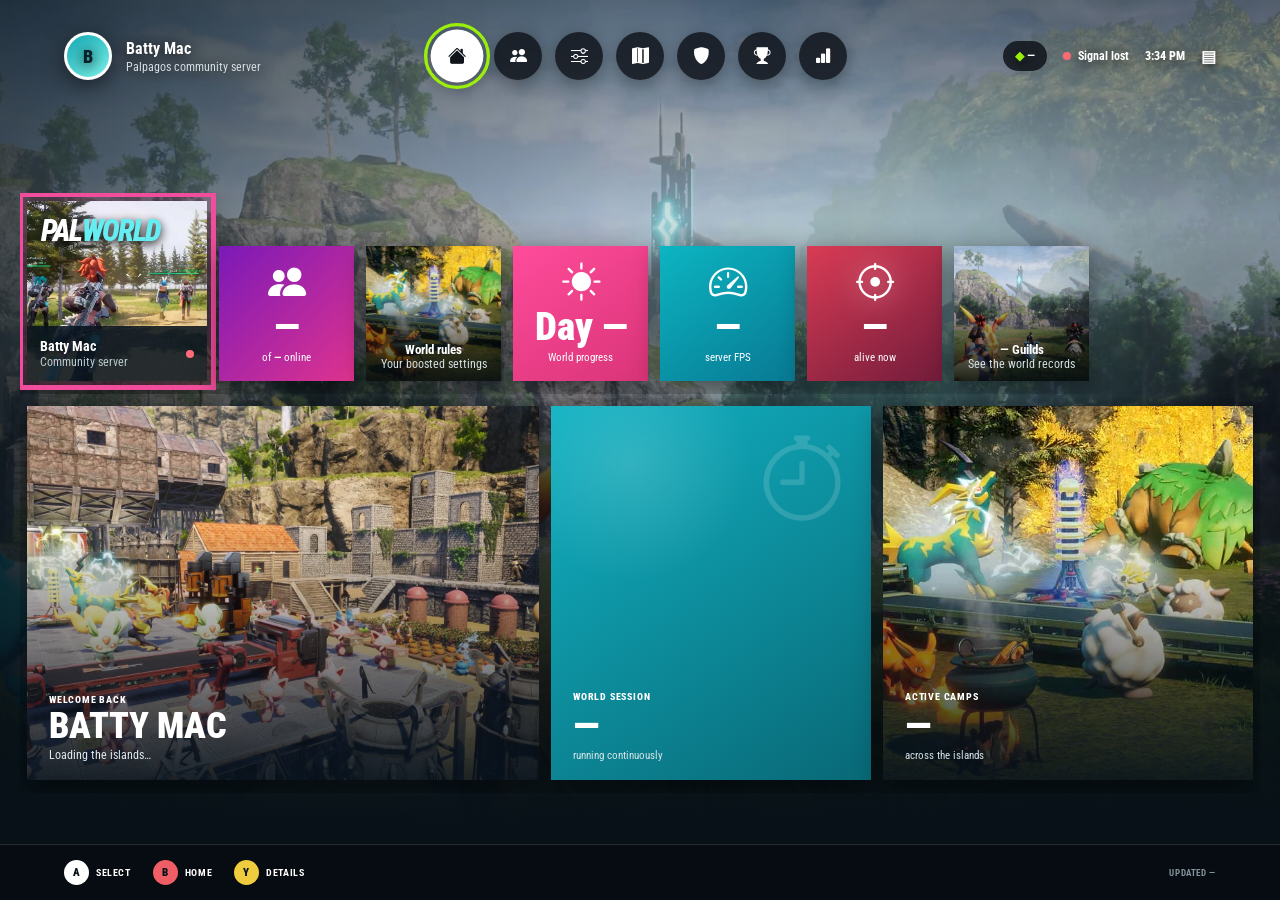
<file: index.html>
<!doctype html>
<html lang="en">
<head>
  <meta charset="utf-8">
  <meta name="viewport" content="width=device-width, initial-scale=1">
  <meta name="theme-color" content="#07151c">
  <title>Batty Mac · Palworld Server Dashboard</title>
  <link rel="stylesheet" href="https://cdn.jsdelivr.net/npm/bootstrap-icons@1.13.1/font/bootstrap-icons.min.css">
  <link rel="stylesheet" href="concept-launcher.css?v=35">
</head>
<body>
  <div class="wallpaper" aria-hidden="true"></div>

  <header class="home-bar">
    <a class="account" href="index.html" aria-label="Return to the current Batty Mac status page">
      <span class="gamerpic">B</span>
      <span><b>Batty Mac</b><small>Palpagos community server</small></span>
    </a>

    <nav class="system-icons" aria-label="Dashboard views">
      <button class="is-active" type="button" data-view-target="home" aria-label="Home" aria-current="page"><i class="bi bi-house-fill"></i></button>
      <button type="button" data-view-target="party" aria-label="Players"><i class="bi bi-people-fill"></i></button>
      <button type="button" data-view-target="world" aria-label="World settings"><i class="bi bi-sliders"></i></button>
      <button type="button" data-view-target="bosses" aria-label="Boss radar"><i class="bi bi-map-fill"></i></button>
      <button type="button" data-view-target="guilds" aria-label="Guild records"><i class="bi bi-shield-fill"></i></button>
      <button type="button" data-view-target="achievements" aria-label="Achievements"><i class="bi bi-trophy-fill"></i></button>
      <button type="button" data-view-target="overkill" aria-label="Data overload"><i class="bi bi-bar-chart-fill"></i></button>
    </nav>

    <div class="system-status">
      <span class="achievement">◆ <b data-field="day">—</b></span>
      <span class="connection"><i data-status-dot></i><b data-field="status">Connecting</b></span>
      <time data-clock>--:--</time>
      <span class="menu-mark">▤</span>
    </div>
  </header>

  <main>
    <section class="view-pane is-active" data-view="home">
      <div class="dashboard-row primary-row" aria-label="Server shortcuts">
        <article class="home-tile selected-tile">
          <img src="official-world-multiplayer.jpg" alt="Players exploring Palworld together">
          <div class="game-logo"><span>PAL</span><b>WORLD</b></div>
          <div class="tile-caption">
            <span><b data-field="server-name">Batty Mac</b><small>Community server</small></span>
            <i data-status-dot></i>
          </div>
        </article>

        <button class="home-tile live-tile" type="button" data-view-target="party">
          <i class="bi bi-people-fill tile-icon"></i>
          <strong data-field="players">—</strong>
          <span>of <b data-field="max-players">—</b> online</span>
        </button>

        <button class="home-tile image-tile world-tile" type="button" data-view-target="world">
          <img src="official-build-automate.jpg" alt="">
          <span><b>World rules</b><small>Your boosted settings</small></span>
        </button>

        <button class="home-tile day-tile" type="button" data-view-target="world">
          <i class="bi bi-sun-fill tile-icon"></i>
          <strong>Day <i data-field="day">—</i></strong>
          <span>World progress</span>
        </button>

        <button class="home-tile fps-tile" type="button" data-view-target="overkill">
          <i class="bi bi-speedometer2 tile-icon"></i>
          <strong data-field="fps">—</strong>
          <span>server FPS</span>
        </button>

        <button class="home-tile boss-tile" type="button" data-view-target="bosses">
          <i class="bi bi-crosshair tile-icon"></i>
          <strong data-field="bosses-up">—</strong>
          <span>alive now</span>
        </button>

        <button class="home-tile image-tile guild-shortcut" type="button" data-view-target="guilds">
          <img src="official-adventure-hd.jpg" alt="">
          <span><b><span data-field="guild-count">—</span> Guilds</b><small>See the world records</small></span>
        </button>
      </div>

      <div class="dashboard-row feature-row" aria-label="Featured server information">
        <article class="feature-tile welcome-feature">
          <img src="official-base-camp-hd.jpg" alt="A large Palworld base full of working Pals">
          <div><small>WELCOME BACK</small><h1 data-field="server-name">Batty Mac</h1><p data-field="description">Loading the islands…</p></div>
        </article>

        <article class="feature-tile uptime-feature">
          <div class="feature-symbol"><i class="bi bi-stopwatch"></i></div>
          <div><small>WORLD SESSION</small><strong data-field="uptime">—</strong><span>running continuously</span></div>
        </article>

        <article class="feature-tile base-feature">
          <img src="official-build-automate.jpg" alt="Pals working around an automated base">
          <div><small>ACTIVE CAMPS</small><strong data-field="bases">—</strong><span>across the islands</span></div>
        </article>
      </div>
    </section>

    <section class="view-pane content-shelf content-screen boss-screen" id="bosses" data-view="bosses" hidden>
      <header>
        <div><small>LIVE WORLD RADAR</small><h2>Boss watch</h2></div>
        <span class="live-label"><i data-boss-signal></i> LOADED REGIONS</span>
      </header>
      <p class="screen-intro">Alphas are assumed alive until a confirmed kill starts the respawn timer.</p>
      <div class="boss-layout">
        <div class="boss-roster">
          <div class="boss-roster-head">
            <div><small>PALPAGOS FIELD REPORT</small><strong data-boss-coverage>Waiting for sightings</strong></div>
            <div class="boss-legend">
              <span><i class="alive"></i>Alive</span>
              <span><i class="down"></i>Respawning</span>
            </div>
          </div>
          <div class="boss-summary" id="boss-summary"></div>
          <div class="boss-list" id="boss-list"></div>
        </div>
      </div>
      <p class="boss-privacy"><i class="bi bi-shield-lock-fill"></i> Exact coordinates and player positions stay on batty-mac. The public report receives normalized boss status only.</p>
    </section>

    <section class="view-pane content-shelf content-screen" id="world" data-view="world" hidden>
      <header><div><small>WORLD SETTINGS</small><h2>Pals first. Survival at your own pace.</h2></div><span><kbd>Y</kbd> Live configuration</span></header>
      <p class="screen-intro">Every tile describes the setting in plain language, with artwork that reflects the rule it changes.</p>
      <div id="concept-highlights" class="modifier-grid"></div>
    </section>

    <section class="view-pane content-shelf content-screen party-shelf" id="party" data-view="party" hidden>
      <header><div><small>PEOPLE</small><h2>Playing now</h2></div><span class="live-label"><i data-status-dot></i> LIVE</span></header>
      <div class="people-columns">
        <section>
          <h3><i class="bi bi-controller"></i> Online</h3>
          <ul id="concept-online" class="party-list"></ul>
        </section>
        <section class="offline-section">
          <h3><i class="bi bi-clock-history"></i> Offline · Previously seen</h3>
          <ul id="concept-recent" class="recent-list"></ul>
        </section>
      </div>
    </section>

    <section class="view-pane content-shelf content-screen guild-shelf" id="guilds" data-view="guilds" hidden>
      <header><div><small>PALPAGOS RECORDS</small><h2>Guild activity</h2></div><span><kbd>X</kbd> Latest snapshot</span></header>
      <div id="concept-guilds" class="guild-grid"></div>
    </section>

    <section class="view-pane content-shelf content-screen achievement-screen" id="achievements" data-view="achievements" hidden>
      <header><div><small>ACCOMPLISHMENTS</small><h2>Legends of Palpagos</h2></div><span><kbd>Y</kbd> Current world census</span></header>
      <p class="screen-intro">These accomplishments are inferred from the server’s live guild and workforce snapshot. Boss kills and old events are not exposed by Palworld’s public data yet.</p>
      <div id="concept-achievements" class="achievement-grid"></div>
    </section>

    <section class="view-pane content-shelf content-screen overkill-screen" id="overkill" data-view="overkill" hidden>
      <header><div><small>DATA OVERLOAD</small><h2>Way too much information</h2></div><span><kbd>Y</kbd> Sanitized public telemetry</span></header>
      <div id="concept-overkill-summary" class="detail-grid"></div>
      <div class="overkill-columns">
        <section><h3><i class="bi bi-activity"></i> Pal census</h3><div id="concept-census" class="data-list"></div></section>
        <section><h3><i class="bi bi-person-vcard-fill"></i> Online player detail</h3><div id="concept-player-detail" class="data-list"></div></section>
        <section class="configuration-panel"><h3><i class="bi bi-sliders2-vertical"></i> Active configuration</h3><div id="concept-configuration" class="data-list configuration-list"></div></section>
      </div>
    </section>
  </main>

  <div class="pal-inspector" id="pal-inspector" hidden>
    <button class="pal-inspector-backdrop" type="button" data-pal-close aria-label="Close Pal inspection"></button>
    <article class="pal-inspector-panel" role="dialog" aria-modal="false" aria-labelledby="pal-inspector-title">
      <button class="pal-inspector-back" type="button" data-pal-close aria-label="Back"><i class="bi bi-arrow-left"></i> Back</button>
      <button class="pal-inspector-close" type="button" data-pal-close aria-label="Close Pal inspection"><i class="bi bi-x-lg"></i></button>
      <header class="pal-inspector-header">
        <div class="pal-level-badge"><small>LEVEL</small><strong data-pal-level>—</strong></div>
        <div>
          <div class="pal-stars" data-pal-stars aria-label="Condensation stars"></div>
          <h2 id="pal-inspector-title" data-pal-name>Pal</h2>
          <p><span data-pal-species></span><span data-pal-gender></span><span data-pal-owner></span></p>
          <div class="pal-elements" data-pal-elements></div>
        </div>
      </header>

      <div class="pal-inspector-layout">
        <section class="pal-inspector-left">
          <div class="pal-data-section partner-section">
            <div class="pal-section-heading"><span>Partner Skill</span><b data-pal-partner-name>—</b></div>
            <div class="partner-ranks" data-pal-partner-ranks></div>
            <p data-pal-partner-effect>No partner-skill data available.</p>
          </div>
          <div class="pal-data-section">
            <div class="pal-section-heading"><span>Active Skills</span></div>
            <div class="pal-skill-list" data-pal-active-skills></div>
          </div>
          <div class="pal-data-section">
            <div class="pal-section-heading"><span>Passive Skills</span></div>
            <div class="pal-passive-list" data-pal-passives></div>
          </div>
        </section>

        <section class="pal-inspector-center" aria-label="Pal portrait">
          <div class="pal-portrait-aura"></div>
          <img data-pal-portrait alt="">
          <div class="pal-flag-row" data-pal-flags></div>
          <button class="maxed-toggle" type="button" data-pal-maxed-toggle><i class="bi bi-stars"></i> Compare maxed potential</button>
        </section>

        <section class="pal-inspector-right">
          <div class="pal-data-section trust-section">
            <div class="pal-section-heading"><span>Trust</span><b data-pal-trust-rank>—</b></div>
            <div class="trust-track"><i data-pal-trust-bar></i></div>
            <small data-pal-trust-copy>—</small>
          </div>
          <div class="pal-data-section">
            <div class="pal-section-heading"><span>Stats</span><small data-pal-stats-mode>Current build</small></div>
            <dl class="pal-stat-grid" data-pal-stats></dl>
          </div>
          <div class="pal-data-section">
            <div class="pal-section-heading"><span>Potential</span><small>0–100</small></div>
            <dl class="pal-potential-grid" data-pal-potential></dl>
          </div>
          <div class="pal-data-section">
            <div class="pal-section-heading"><span>Soul Enhancements</span><small>0–20</small></div>
            <dl class="pal-soul-grid" data-pal-souls></dl>
          </div>
          <div class="pal-data-section">
            <div class="pal-section-heading"><span>Work Suitability</span></div>
            <div class="pal-work-list" data-pal-work></div>
          </div>
          <details class="pal-data-section learned-section">
            <summary>Learned skill library <span data-pal-learned-count>0</span></summary>
            <div class="pal-learned-list" data-pal-learned></div>
          </details>
        </section>
      </div>
      <footer class="pal-inspector-controls"><span><kbd>A</kbd> Change partner rank</span><span><kbd>Y</kbd> Maxed comparison</span><button type="button" class="pal-inspector-controls-close" data-pal-close><kbd>B</kbd> Close</button></footer>
    </article>
  </div>

  <footer class="controller-bar">
    <span><kbd>A</kbd> Select</span>
    <button type="button" data-view-target="home"><kbd>B</kbd> Home</button>
    <span><kbd>Y</kbd> Details</span>
    <small>UPDATED <b data-field="updated">—</b></small>
  </footer>

  <script src="concept.js?v=33"></script>
</body>
</html>
</file>
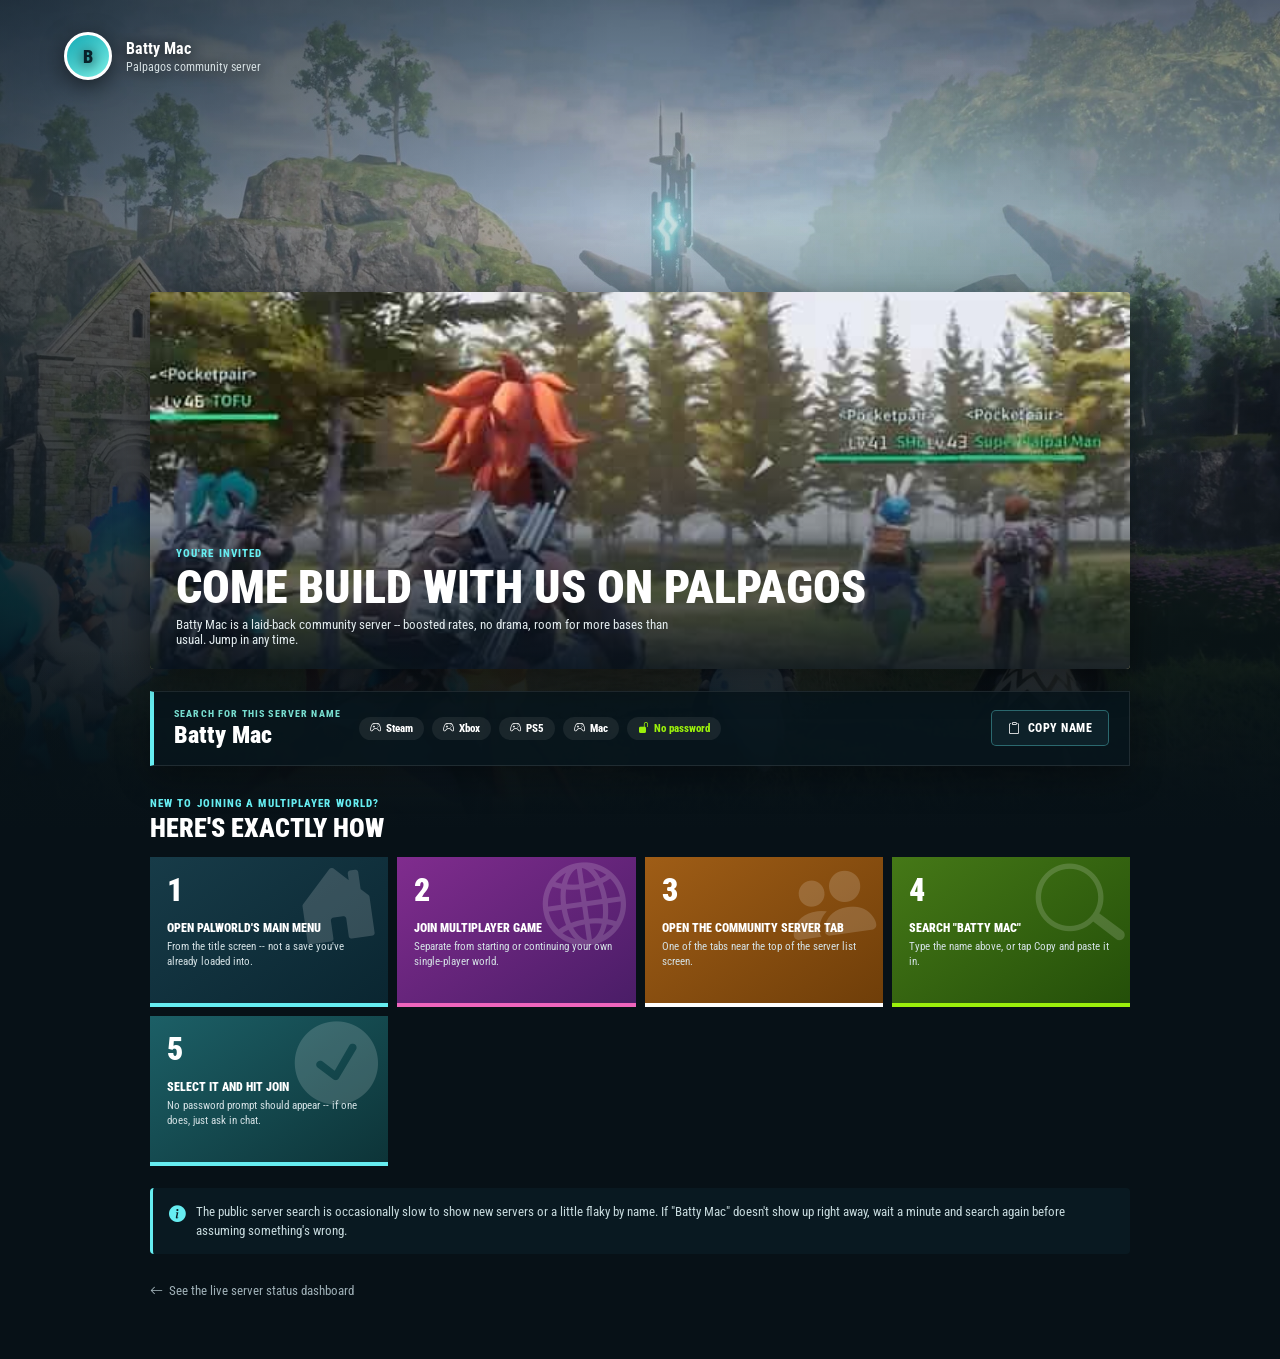
<file: join/index.html>
<!doctype html>
<html lang="en">
<head>
  <meta charset="utf-8">
  <meta name="viewport" content="width=device-width, initial-scale=1">
  <meta name="theme-color" content="#07151c">
  <title>Join Batty Mac · Palworld</title>
  <meta name="description" content="Come build with us on Palpagos. Batty Mac is a laid-back community Palworld server -- boosted rates, no password, room for more bases than usual.">
  <meta property="og:type" content="website">
  <meta property="og:title" content="Join Batty Mac · Palworld">
  <meta property="og:description" content="Come build with us on Palpagos. Boosted rates, no password, room for more bases than usual. Search &quot;Batty Mac&quot; in the Community Server tab.">
  <meta property="og:image" content="https://battydev.com/palworld/join/og-card.jpg">
  <meta property="og:image:width" content="1200">
  <meta property="og:image:height" content="630">
  <meta property="og:url" content="https://battydev.com/palworld/join/">
  <meta name="twitter:card" content="summary_large_image">
  <link rel="stylesheet" href="https://cdn.jsdelivr.net/npm/bootstrap-icons@1.13.1/font/bootstrap-icons.min.css">
  <link rel="stylesheet" href="../concept-launcher.css?v=34">
  <style>
    /* Join-page-specific additions only -- everything else (fonts, colors,
       header, hero tile, icon tiles) is the dashboard's own stylesheet, so
       this page stays visually identical to the rest of the site. */
    body{padding-bottom:60px}
    .join-shell{width:min(980px,calc(100% - 40px));margin:clamp(150px,20vh,240px) auto 0}
    .join-hero{position:relative;aspect-ratio:2.6/1;min-height:190px;border-radius:4px;overflow:hidden;box-shadow:0 12px 34px #0007;margin-bottom:22px}
    .join-hero img{width:100%;height:100%;object-fit:cover;object-position:center 38%}
    .join-hero:after{content:"";position:absolute;inset:0;background:linear-gradient(0deg,#07121ce8 0,transparent 70%)}
    .join-hero-copy{position:absolute;z-index:1;left:26px;right:26px;bottom:22px}
    .join-hero-copy small{font:800 .68rem "Roboto Condensed","Arial Narrow",sans-serif;letter-spacing:.1em;color:var(--aqua);text-transform:uppercase}
    .join-hero-copy h1{margin:4px 0 0;font:900 clamp(1.9rem,5vw,2.9rem) "Roboto Condensed","Arial Narrow",sans-serif;text-transform:uppercase;line-height:.95}
    .join-hero-copy p{max-width:520px;margin:8px 0 0;color:#e1eaed;font-size:.8rem}

    .join-info{display:grid;grid-template-columns:auto 1fr auto;align-items:center;gap:18px;background:#07151ddb;border:1px solid #ffffff19;border-left:4px solid var(--aqua);padding:16px 20px;margin-bottom:26px;box-shadow:0 12px 34px #0005}
    .join-info-name small{display:block;color:#78ded0;font:800 .6rem "Roboto Condensed","Arial Narrow",sans-serif;letter-spacing:.12em;text-transform:uppercase}
    .join-info-name strong{display:block;margin-top:2px;font:900 1.5rem "Roboto Condensed","Arial Narrow",sans-serif}
    .join-info-chips{display:flex;flex-wrap:wrap;gap:8px}
    .join-info-chips span{display:flex;align-items:center;gap:5px;padding:5px 11px;border-radius:20px;background:#ffffff12;font-size:.7rem;font-weight:800}
    .join-info-chips .no-pw{color:var(--green)}
    .copy-btn{display:flex;align-items:center;gap:7px;padding:10px 16px;border:1px solid #66edf159;border-radius:5px;background:#0d2129;color:#fff;font:800 .74rem "Roboto Condensed","Arial Narrow",sans-serif;letter-spacing:.04em;text-transform:uppercase;cursor:pointer;transition:.15s ease;white-space:nowrap}
    .copy-btn:hover,.copy-btn:focus-visible{background:#66edf11f;border-color:var(--aqua);outline:none}
    .copy-btn.copied{background:var(--green);border-color:var(--green);color:#08222a}

    .join-steps-head{margin:0 0 14px}
    .join-steps-head small{color:var(--aqua);font:800 .68rem "Roboto Condensed","Arial Narrow",sans-serif;letter-spacing:.1em;text-transform:uppercase}
    .join-steps-head h2{margin:2px 0 0;font:900 1.6rem "Roboto Condensed","Arial Narrow",sans-serif;text-transform:uppercase}

    .join-steps{display:grid;grid-template-columns:repeat(auto-fit,minmax(190px,1fr));gap:9px;margin-bottom:22px}
    .join-step{position:relative;min-height:150px;padding:17px;overflow:hidden;background:linear-gradient(145deg,#173b48,#0a2631);border-bottom:4px solid var(--aqua);isolation:isolate}
    .join-step:nth-child(4n+2){background:linear-gradient(145deg,#802c8e,#4a1d67);border-color:#ef65bd}
    .join-step:nth-child(4n+3){background:linear-gradient(145deg,#9f5d16,#6f3e09);border-color:var(--gold)}
    .join-step:nth-child(4n+4){background:linear-gradient(145deg,#457817,#244f09);border-color:var(--green)}
    .join-step:nth-child(4n+5){background:linear-gradient(145deg,#1c5f66,#0d3438);border-color:var(--aqua)}
    .join-step .step-art{position:absolute;z-index:-1;right:10px;top:6px;color:#fff;font-size:5.2rem;line-height:1;opacity:.16;transform:rotate(-8deg)}
    .join-step strong{position:relative;display:block;font:900 2rem/1 "Roboto Condensed","Arial Narrow",sans-serif}
    .join-step span{position:relative;display:block;margin-top:14px;font-size:.78rem;font-weight:900;text-transform:uppercase}
    .join-step small{position:relative;display:block;margin-top:5px;color:#d4e1e5;font-size:.66rem;line-height:1.4}

    .join-note{display:flex;gap:10px;padding:14px 16px;background:#12303a4d;border-left:3px solid var(--aqua);border-radius:4px;color:#c7dade;font-size:.8rem;line-height:1.5;margin-bottom:26px}
    .join-note i{color:var(--aqua);font-size:1.05rem;flex-shrink:0}

    .back-link{display:inline-flex;align-items:center;gap:6px;color:#9fb0b7;text-decoration:none;font-size:.82rem}
    .back-link:hover{color:var(--aqua)}

    @media(max-width:660px){
      .join-shell{margin-top:95px}
      .join-info{grid-template-columns:1fr;text-align:left}
      .copy-btn{width:100%;justify-content:center}
      .join-hero{aspect-ratio:1.5/1;min-height:190px}
    }
  </style>
</head>
<body>
  <div class="wallpaper" aria-hidden="true"></div>
  <header class="home-bar">
    <a class="account" href="../index.html" aria-label="Back to the Batty Mac status dashboard">
      <span class="gamerpic">B</span>
      <span><b>Batty Mac</b><small>Palpagos community server</small></span>
    </a>
  </header>

  <main class="join-shell">
    <section class="join-hero">
      <img src="../official-world-multiplayer.jpg" alt="Players exploring Palworld together">
      <div class="join-hero-copy">
        <small>You're invited</small>
        <h1>Come build with us on Palpagos</h1>
        <p>Batty Mac is a laid-back community server -- boosted rates, no drama, room for more bases than usual. Jump in any time.</p>
      </div>
    </section>

    <section class="join-info">
      <div class="join-info-name">
        <small>Search for this server name</small>
        <strong id="server-name">Batty Mac</strong>
      </div>
      <div class="join-info-chips">
        <span><i class="bi bi-controller"></i> Steam</span>
        <span><i class="bi bi-controller"></i> Xbox</span>
        <span><i class="bi bi-controller"></i> PS5</span>
        <span><i class="bi bi-controller"></i> Mac</span>
        <span class="no-pw"><i class="bi bi-unlock-fill"></i> No password</span>
      </div>
      <button class="copy-btn" id="copy-btn" type="button"><i class="bi bi-clipboard"></i><span>Copy name</span></button>
    </section>

    <div class="join-steps-head">
      <small>New to joining a multiplayer world?</small>
      <h2>Here's exactly how</h2>
    </div>
    <div class="join-steps">
      <article class="join-step">
        <i class="step-art bi bi-house-door-fill" aria-hidden="true"></i>
        <strong>1</strong>
        <span>Open Palworld's main menu</span>
        <small>From the title screen -- not a save you've already loaded into.</small>
      </article>
      <article class="join-step">
        <i class="step-art bi bi-globe2" aria-hidden="true"></i>
        <strong>2</strong>
        <span>Join Multiplayer Game</span>
        <small>Separate from starting or continuing your own single-player world.</small>
      </article>
      <article class="join-step">
        <i class="step-art bi bi-people-fill" aria-hidden="true"></i>
        <strong>3</strong>
        <span>Open the Community Server tab</span>
        <small>One of the tabs near the top of the server list screen.</small>
      </article>
      <article class="join-step">
        <i class="step-art bi bi-search" aria-hidden="true"></i>
        <strong>4</strong>
        <span>Search "Batty Mac"</span>
        <small>Type the name above, or tap Copy and paste it in.</small>
      </article>
      <article class="join-step">
        <i class="step-art bi bi-check-circle-fill" aria-hidden="true"></i>
        <strong>5</strong>
        <span>Select it and hit Join</span>
        <small>No password prompt should appear -- if one does, just ask in chat.</small>
      </article>
    </div>

    <div class="join-note">
      <i class="bi bi-info-circle-fill"></i>
      <span>The public server search is occasionally slow to show new servers or a little flaky by name. If "Batty Mac" doesn't show up right away, wait a minute and search again before assuming something's wrong.</span>
    </div>

    <a class="back-link" href="../index.html"><i class="bi bi-arrow-left"></i> See the live server status dashboard</a>
  </main>

  <script>
    const btn = document.getElementById("copy-btn");
    btn.addEventListener("click", async () => {
      try {
        await navigator.clipboard.writeText("Batty Mac");
        btn.classList.add("copied");
        btn.querySelector("span").textContent = "Copied!";
        setTimeout(() => {
          btn.classList.remove("copied");
          btn.querySelector("span").textContent = "Copy name";
        }, 1500);
      } catch (err) {
        btn.querySelector("span").textContent = "Copy failed";
      }
    });
  </script>
</body>
</html>
</file>
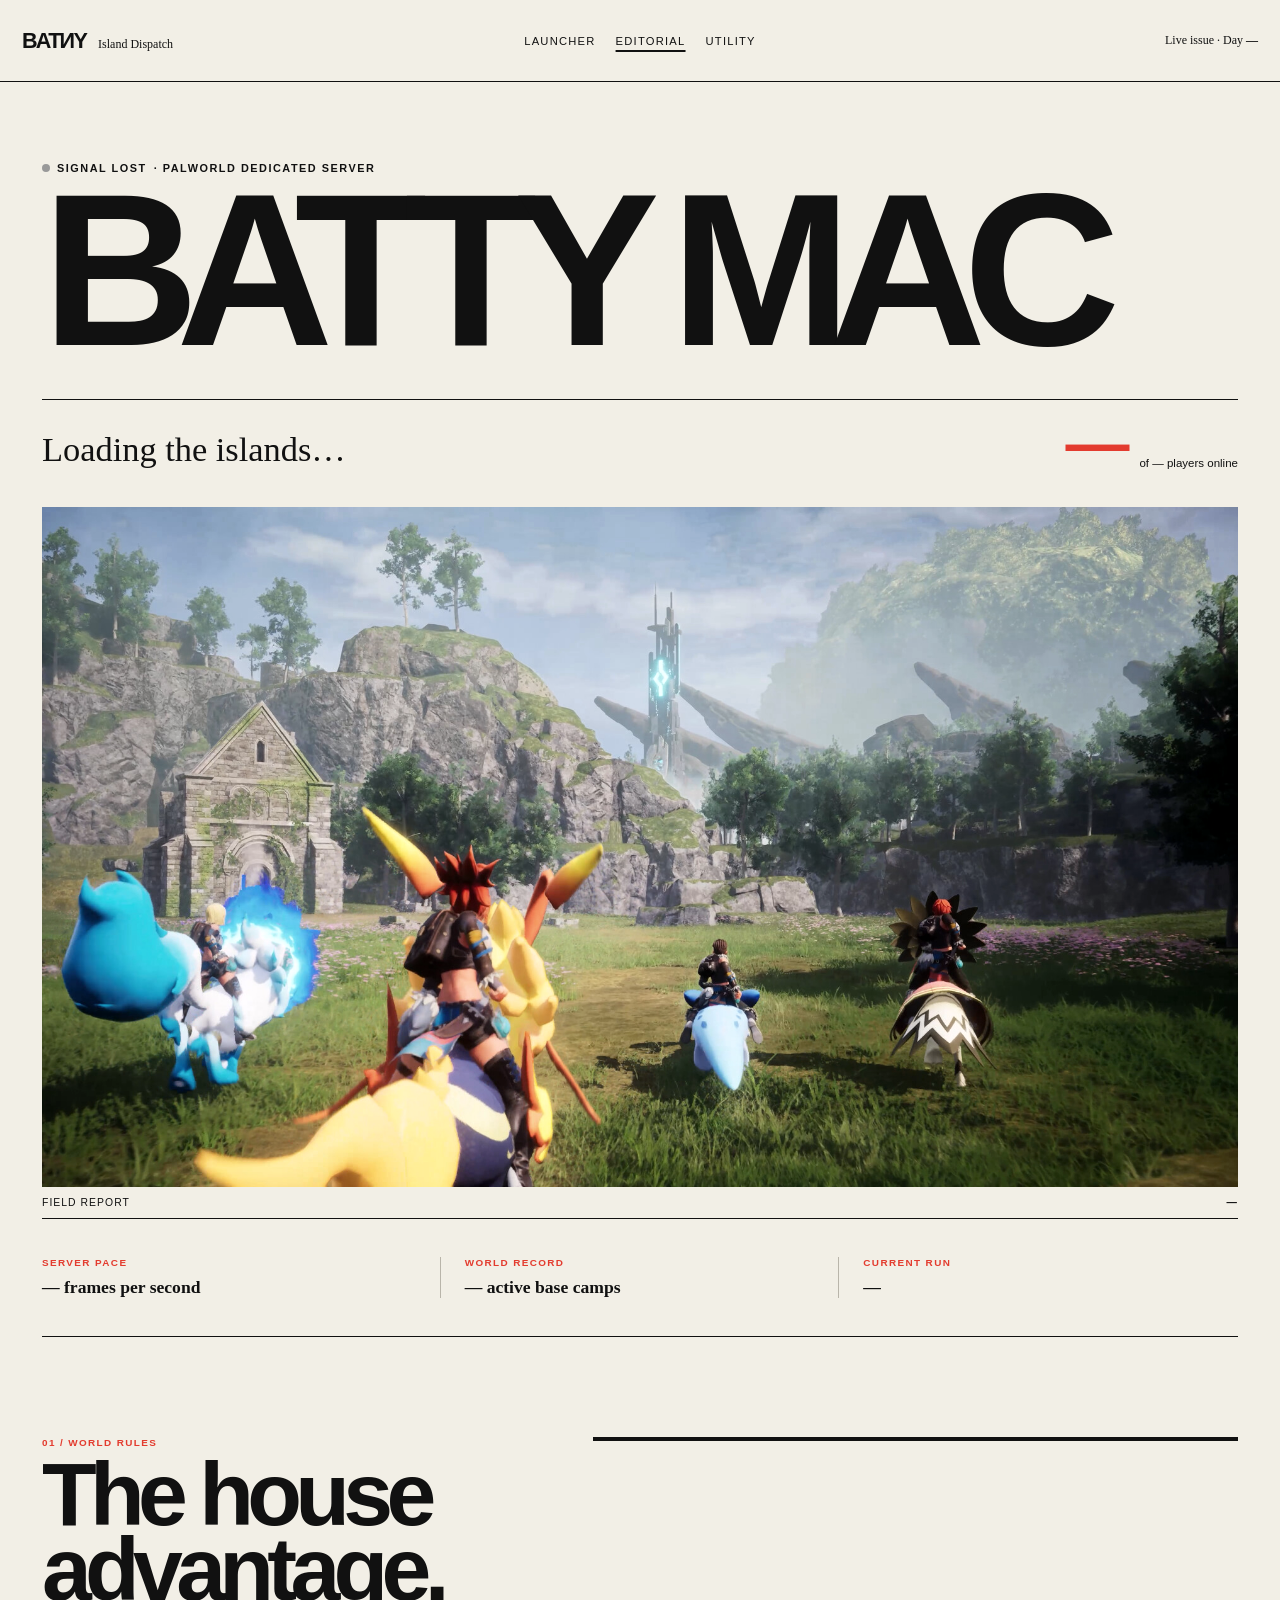
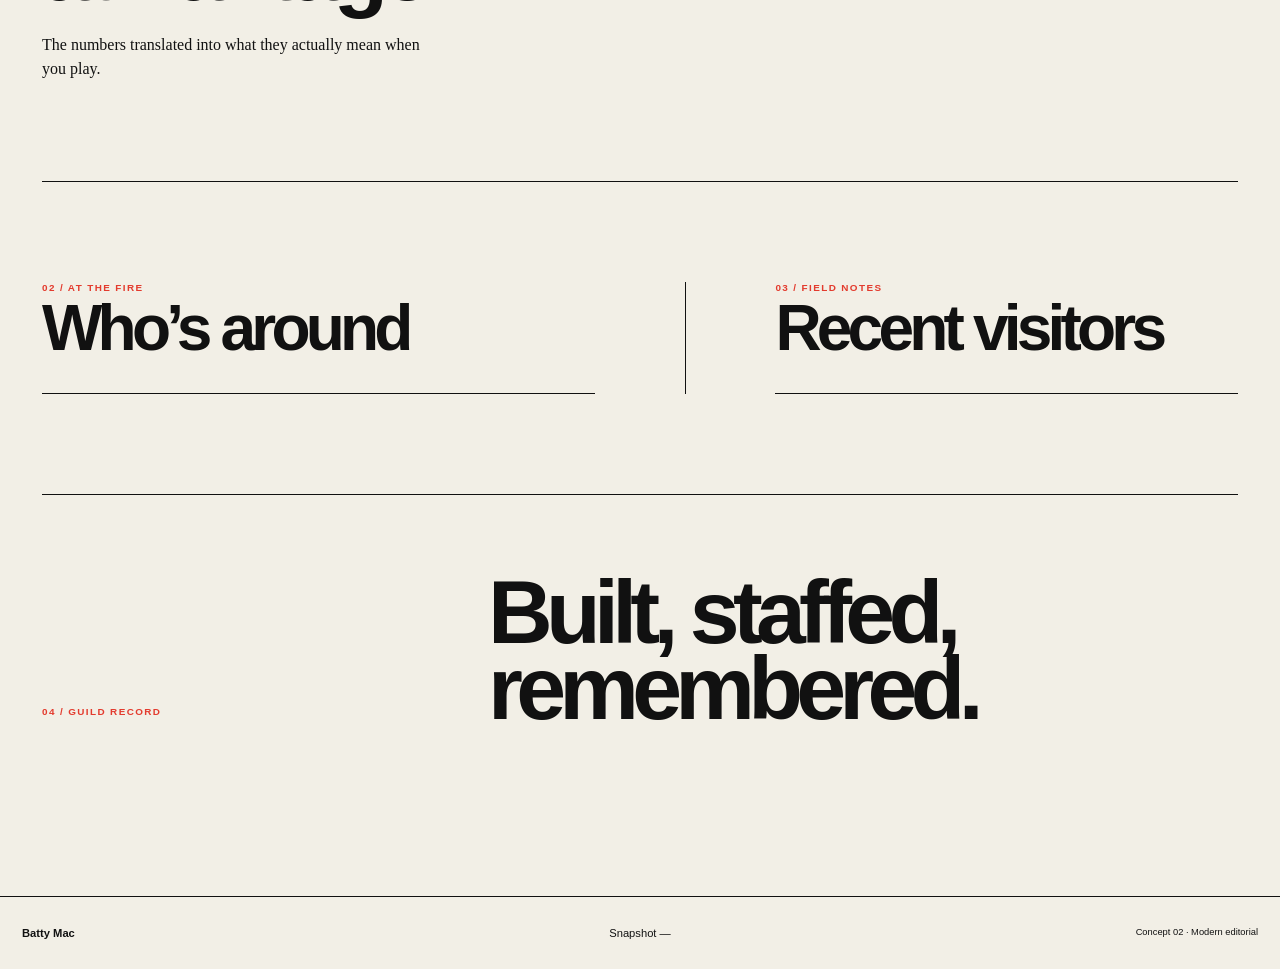
<file: concept-editorial.html>
<!doctype html>
<html lang="en">
<head>
  <meta charset="utf-8">
  <meta name="viewport" content="width=device-width, initial-scale=1">
  <meta name="theme-color" content="#f4f1e8">
  <title>Batty Mac · Editorial Concept</title>
  <link rel="stylesheet" href="concept-editorial.css?v=1">
</head>
<body>
  <header class="edition-head">
    <a href="index.html"><b>BATИY</b><span>Island Dispatch</span></a>
    <nav aria-label="Design concepts"><a href="concept-launcher.html">Launcher</a><a aria-current="page" href="concept-editorial.html">Editorial</a><a href="concept-utility.html">Utility</a></nav>
    <span>Live issue · Day <b data-field="day">—</b></span>
  </header>

  <main>
    <section class="editorial-lead">
      <p class="kicker"><i data-status-dot></i><span data-field="status">Loading</span> · Palworld dedicated server</p>
      <h1 data-field="server-name">Batty Mac</h1>
      <div class="deck"><p data-field="description">Loading the islands…</p><aside><b data-field="players">—</b><span>of <i data-field="max-players">—</i> players online</span></aside></div>
    </section>

    <figure class="cover-photo"><img src="official-adventure-hd.jpg" alt="A party of Palworld adventurers traveling together"><figcaption><span>Field report</span><b data-field="version">—</b></figcaption></figure>

    <section class="numbers-line">
      <p><span>Server pace</span><b><i data-field="fps">—</i> frames per second</b></p>
      <p><span>World record</span><b><i data-field="bases">—</i> active base camps</b></p>
      <p><span>Current run</span><b data-field="uptime">—</b></p>
    </section>

    <section class="editorial-rules">
      <header><span>01 / World rules</span><h2>The house advantage.</h2><p>The numbers translated into what they actually mean when you play.</p></header>
      <div id="concept-highlights"></div>
    </section>

    <section class="editorial-people">
      <article><span>02 / At the fire</span><h2>Who’s around</h2><ul id="concept-online"></ul></article>
      <article><span>03 / Field notes</span><h2>Recent visitors</h2><ul id="concept-recent"></ul></article>
    </section>

    <section class="editorial-guilds">
      <header><span>04 / Guild record</span><h2>Built, staffed, remembered.</h2></header>
      <div id="concept-guilds"></div>
    </section>
  </main>

  <footer><b>Batty Mac</b><span>Snapshot <i data-field="updated">—</i></span><small>Concept 02 · Modern editorial</small></footer>
  <script src="concept.js?v=1"></script>
</body>
</html>
</file>
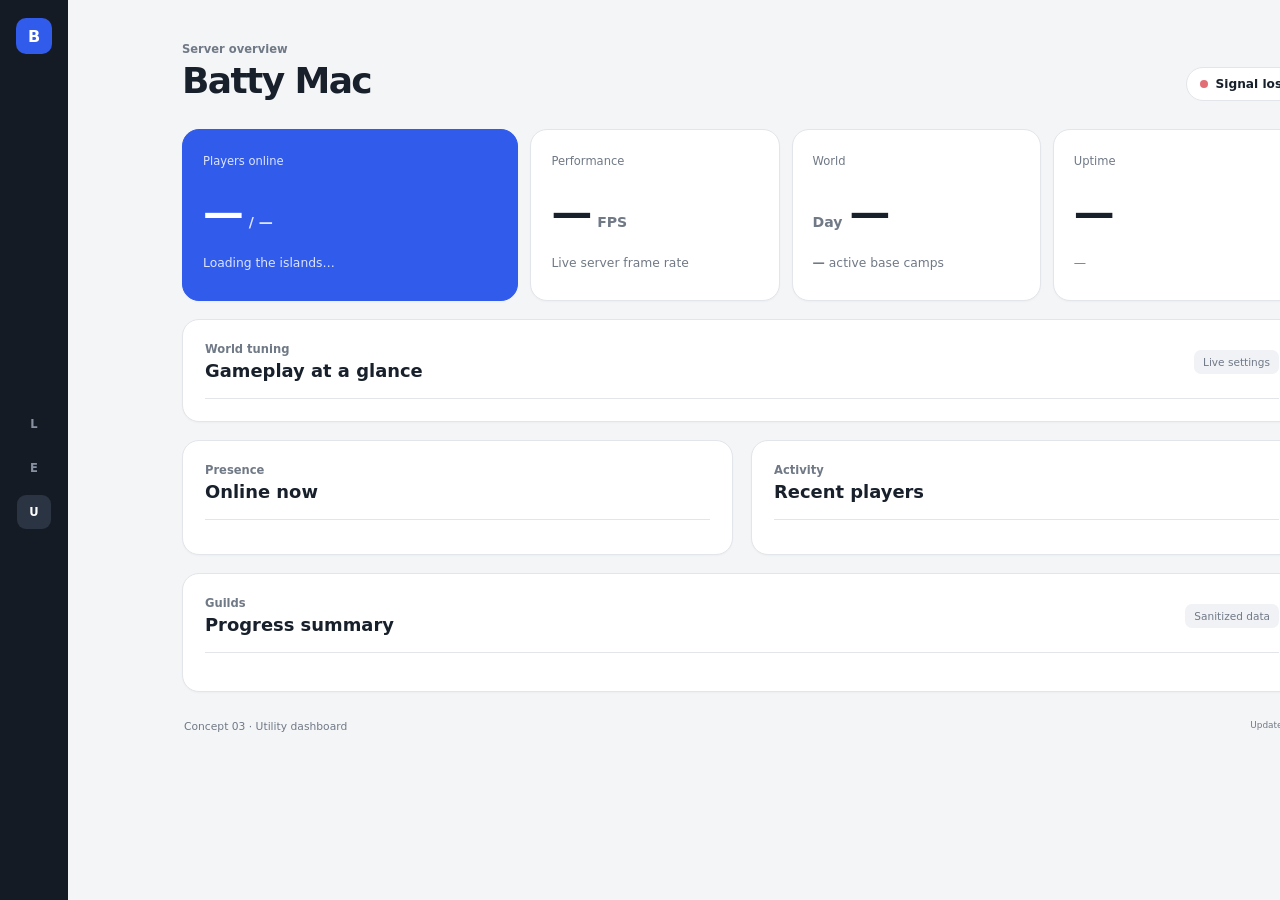
<file: concept-utility.html>
<!doctype html>
<html lang="en">
<head>
  <meta charset="utf-8">
  <meta name="viewport" content="width=device-width, initial-scale=1">
  <meta name="theme-color" content="#f4f5f7">
  <title>Batty Mac · Utility Concept</title>
  <link rel="stylesheet" href="concept-utility.css?v=1">
</head>
<body>
  <aside class="utility-rail">
    <a class="utility-logo" href="index.html">B</a>
    <nav aria-label="Design concepts"><a href="concept-launcher.html" title="Launcher">L</a><a href="concept-editorial.html" title="Editorial">E</a><a aria-current="page" href="concept-utility.html" title="Utility">U</a></nav>
  </aside>

  <main>
    <header class="utility-head">
      <div><p>Server overview</p><h1 data-field="server-name">Batty Mac</h1></div>
      <span class="utility-status"><i data-status-dot></i><b data-field="status">Loading</b></span>
    </header>

    <section class="utility-summary">
      <article class="primary"><span>Players online</span><strong><i data-field="players">—</i><small>/ <b data-field="max-players">—</b></small></strong><p data-field="description">Loading the islands…</p></article>
      <article><span>Performance</span><strong><i data-field="fps">—</i><small>FPS</small></strong><p>Live server frame rate</p></article>
      <article><span>World</span><strong><small>Day</small><i data-field="day">—</i></strong><p><b data-field="bases">—</b> active base camps</p></article>
      <article><span>Uptime</span><strong data-field="uptime">—</strong><p data-field="version">—</p></article>
    </section>

    <section class="utility-section">
      <header><div><p>World tuning</p><h2>Gameplay at a glance</h2></div><span>Live settings</span></header>
      <div id="concept-highlights" class="utility-highlights"></div>
    </section>

    <section class="utility-columns">
      <section class="utility-section">
        <header><div><p>Presence</p><h2>Online now</h2></div></header>
        <ul id="concept-online" class="utility-online"></ul>
      </section>
      <section class="utility-section">
        <header><div><p>Activity</p><h2>Recent players</h2></div></header>
        <ul id="concept-recent" class="utility-recent"></ul>
      </section>
    </section>

    <section class="utility-section">
      <header><div><p>Guilds</p><h2>Progress summary</h2></div><span>Sanitized data</span></header>
      <div id="concept-guilds" class="utility-guilds"></div>
    </section>

    <footer><span>Concept 03 · Utility dashboard</span><small>Updated <b data-field="updated">—</b></small></footer>
  </main>
  <script src="concept.js?v=1"></script>
</body>
</html>
</file>
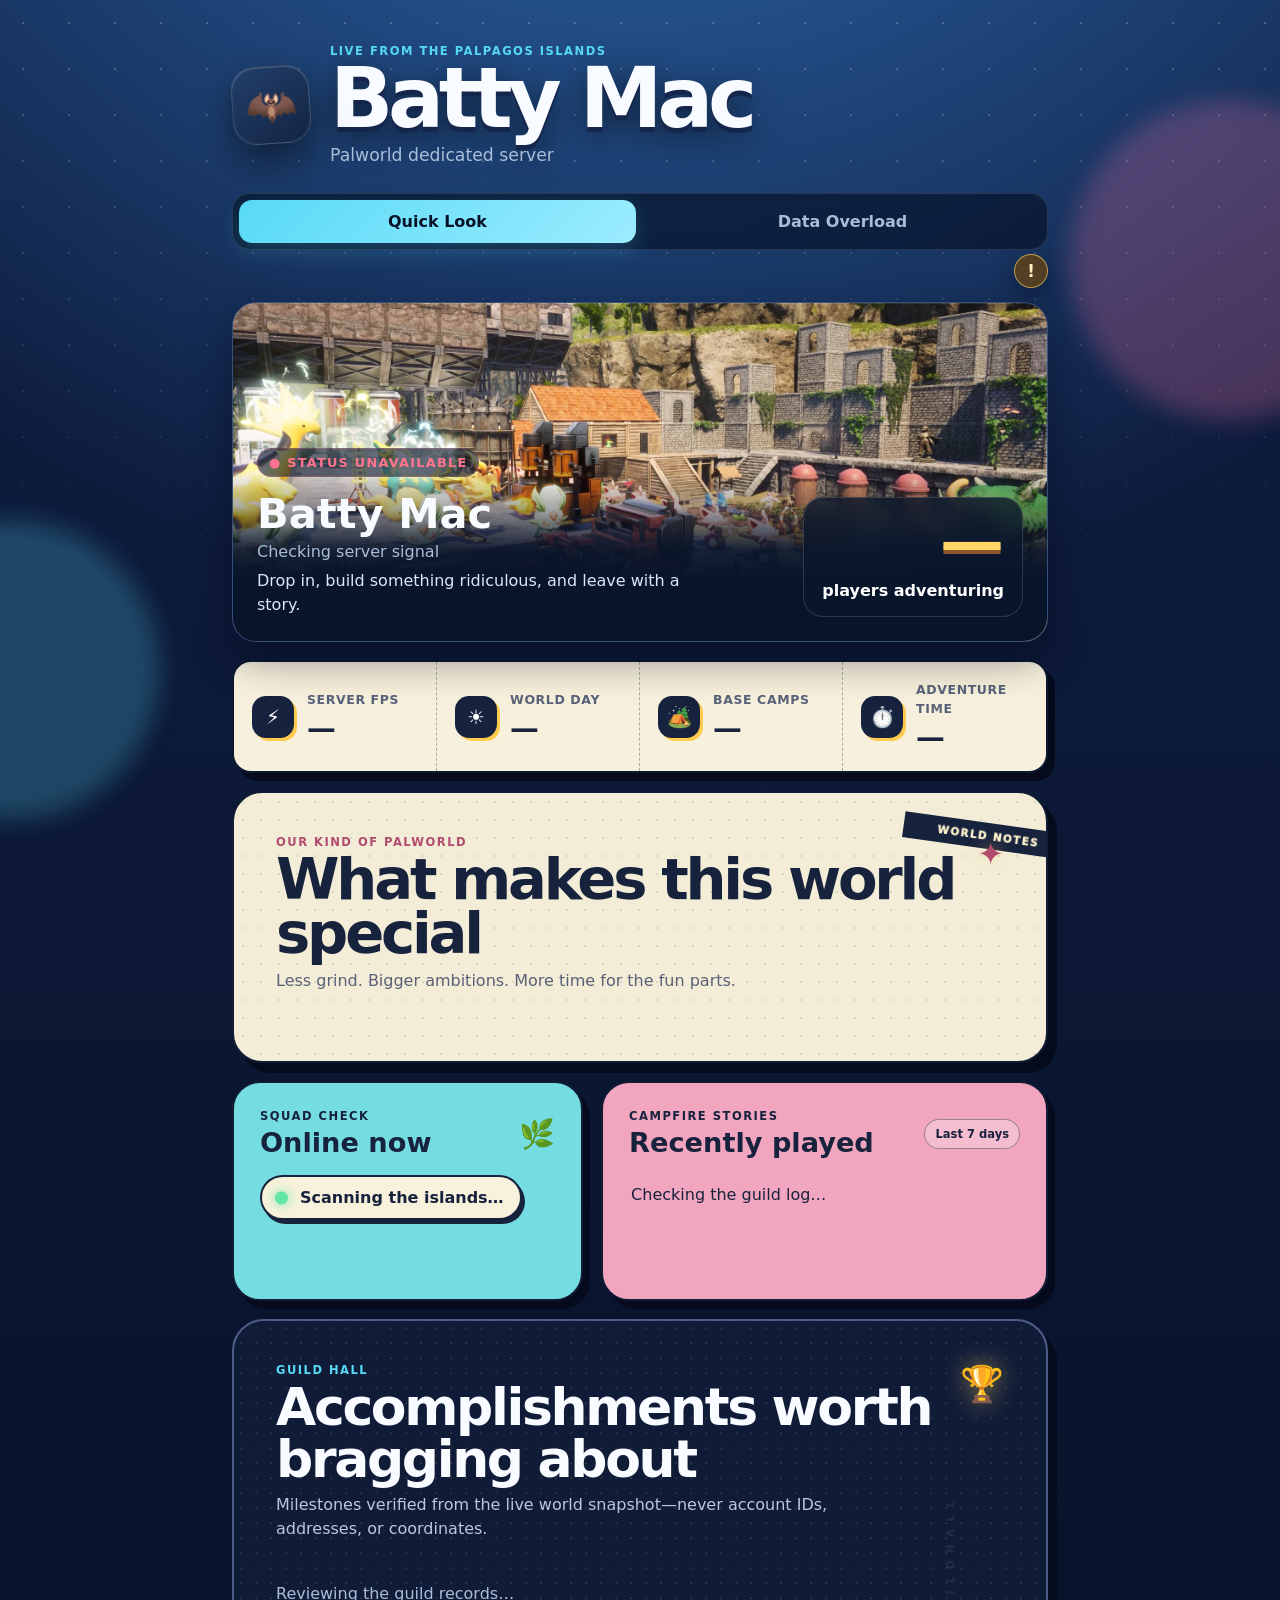
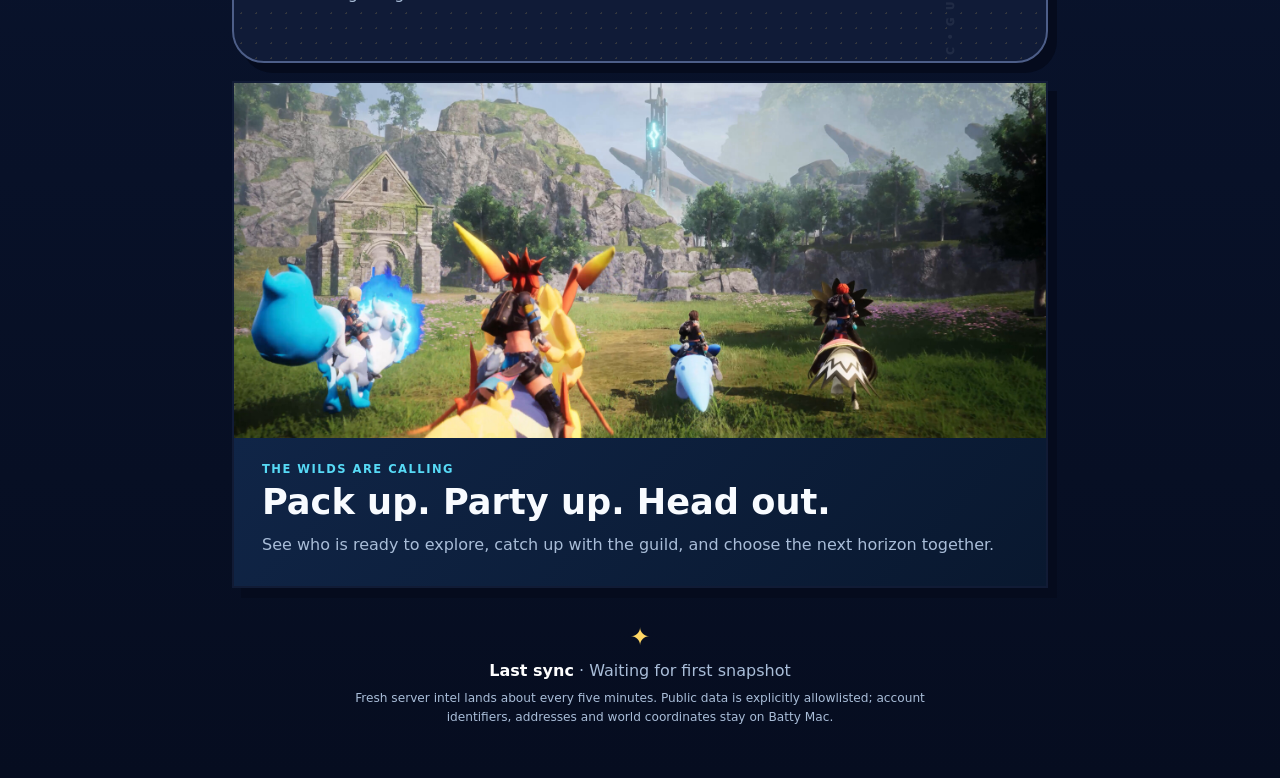
<file: legacy-status.html>
<!doctype html>
<html lang="en">
<head>
  <meta charset="utf-8">
  <meta name="viewport" content="width=device-width, initial-scale=1">
  <meta name="theme-color" content="#101d3d">
  <title>Batty Mac · Palworld Status</title>
  <link rel="stylesheet" href="status.css?v=7">
  <link rel="stylesheet" href="art-refresh.css?v=6">
</head>
<body>
<div class="sky-glow sky-glow-one"></div><div class="sky-glow sky-glow-two"></div>
<main>
  <header class="masthead">
    <div class="brand-mark" aria-hidden="true">🦇</div>
    <div><p class="eyebrow">Live from the Palpagos Islands</p><h1>Batty Mac</h1><p id="description" class="tagline">Palworld dedicated server</p></div>
  </header>

  <nav class="tab-bar" aria-label="Dashboard views">
    <button class="tab-button active" type="button" data-tab="quick" aria-selected="true">Quick Look</button>
    <button class="tab-button" type="button" data-tab="detail" aria-selected="false">Data Overload</button>
  </nav>

  <details id="stale" class="signal-notice" hidden>
    <summary aria-label="Server status information" title="Server status information">!</summary>
    <div><strong>Signal lost in the wilds!</strong><span>Live data is delayed. The server may still be available.</span></div>
  </details>

  <section id="quick-tab" class="tab-panel active" data-panel="quick">
    <section class="card hero">
      <div class="hero-copy"><span id="state" class="status">Loading…</span><h2 id="server-name">Batty Mac</h2><p id="version">Checking server signal</p><p class="hero-invitation">Drop in, build something ridiculous, and leave with a story.</p></div>
      <div class="players"><strong id="players">—</strong><span id="players-max">players adventuring</span></div>
    </section>

    <section class="pulse-strip" aria-label="Server pulse">
      <article class="stat"><span class="stat-icon">⚡</span><div><span>Server FPS</span><strong id="fps">—</strong></div></article>
      <article class="stat"><span class="stat-icon">☀️</span><div><span>World day</span><strong id="day">—</strong></div></article>
      <article class="stat"><span class="stat-icon">🏕️</span><div><span>Base camps</span><strong id="bases">—</strong></div></article>
      <article class="stat"><span class="stat-icon">⏱️</span><div><span>Adventure time</span><strong id="uptime">—</strong></div></article>
    </section>

    <section class="world-flavor">
      <div class="section-heading"><div><p class="eyebrow">Our kind of Palworld</p><h2>What makes this world special</h2><p class="section-lede">Less grind. Bigger ambitions. More time for the fun parts.</p></div><span class="sparkle" aria-hidden="true">✦</span></div>
      <div id="setting-callouts" class="callout-grid" aria-live="polite"></div>
    </section>

    <section class="quick-split">
      <section class="camp-panel online-panel"><div class="section-heading"><div><p class="eyebrow">Squad check</p><h2>Online now</h2></div><span class="section-art" aria-hidden="true">🌿</span></div><ul id="player-list" class="player-list"><li>Scanning the islands…</li></ul></section>
      <section class="camp-panel recent-panel"><div class="section-heading"><div><p class="eyebrow">Campfire stories</p><h2>Recently played</h2></div><span class="week-chip">Last 7 days</span></div><ul id="recent-list" class="recent-list"><li>Checking the guild log…</li></ul></section>
    </section>

    <section class="achievement-section">
      <div class="section-heading"><div><p class="eyebrow">Guild Hall</p><h2>Accomplishments worth bragging about</h2><p class="section-lede">Milestones verified from the live world snapshot—never account IDs, addresses, or coordinates.</p></div><span class="trophy" aria-hidden="true">🏆</span></div>
      <div id="achievement-grid" class="achievement-grid"><p class="muted">Reviewing the guild records…</p></div>
    </section>

    <section class="companion-banner expedition-poster">
      <img src="official-adventure-hd.jpg" alt="Official Palworld screenshot showing four players setting out together on their Pals">
      <div><p class="eyebrow">The wilds are calling</p><h2>Pack up. Party up. Head out.</h2><p>See who is ready to explore, catch up with the guild, and choose the next horizon together.</p></div>
    </section>
  </section>

  <section id="detail-tab" class="tab-panel" data-panel="detail" hidden>
    <section class="card detail-intro">
      <div><p class="eyebrow">Telemetry firehose</p><h2>Data Overload</h2><p>Gameplay statistics with the doxxing bits removed.</p></div>
      <div id="capabilities" class="capability-list"></div>
    </section>

    <section class="grid detail-stat-grid">
      <article class="card metric"><span>Current FPS</span><strong id="detail-fps">—</strong></article>
      <article class="card metric"><span>Average FPS</span><strong id="average-fps">—</strong></article>
      <article class="card metric"><span>Frame time</span><strong id="frame-time">—</strong></article>
      <article class="card metric"><span>Loaded actors</span><strong id="actor-total">—</strong></article>
      <article class="card metric"><span>Base workers</span><strong id="worker-total">—</strong></article>
      <article class="card metric"><span>Snapshot</span><strong id="snapshot-age">—</strong></article>
    </section>

    <section class="card section-card">
      <div class="section-heading"><div><p class="eyebrow">Live roster</p><h2>Online player telemetry</h2></div><span class="privacy-chip">IDs, IPs & coordinates removed</span></div>
      <div class="table-wrap"><table><thead><tr><th>Player</th><th>Level</th><th>Ping</th><th>Guild</th><th>Health</th></tr></thead><tbody id="player-detail-body"></tbody></table></div>
    </section>

    <section class="card section-card">
      <div class="section-heading"><div><p class="eyebrow">Guild logistics</p><h2>Bases, workers and badges</h2></div><span class="week-chip">Live + cached</span></div>
      <div id="guild-grid" class="guild-grid"></div>
    </section>

    <section class="card section-card">
      <div class="section-heading"><div><p class="eyebrow">Island census</p><h2>Actors, levels and health</h2></div></div>
      <div class="table-wrap"><table><thead><tr><th>Category</th><th>Count</th><th>Average level</th><th>Level range</th><th>Average health</th></tr></thead><tbody id="census-body"></tbody></table></div>
    </section>

    <section class="grid split-grid">
      <section class="card section-card"><div class="section-heading"><div><p class="eyebrow">Who's out there</p><h2>Top loaded species</h2></div></div><div id="species-lists" class="rank-lists"></div></section>
      <section class="card section-card"><div class="section-heading"><div><p class="eyebrow">What they're doing</p><h2>Top actor actions</h2></div></div><div id="action-lists" class="rank-lists"></div></section>
    </section>

    <section class="card section-card">
      <div class="section-heading"><div><p class="eyebrow">Batty Mac</p><h2>Host health</h2></div></div>
      <div id="system-grid" class="system-grid"></div>
    </section>

    <section class="grid split-grid">
      <section class="card section-card chart-card"><div class="section-heading"><div><p class="eyebrow">Seven-day trail</p><h2>Server FPS</h2></div></div><canvas id="fps-chart" height="190"></canvas><div id="fps-chart-empty" class="empty-note" hidden>History will appear as snapshots accumulate.</div></section>
      <section class="card section-card chart-card"><div class="section-heading"><div><p class="eyebrow">Seven-day trail</p><h2>Players online</h2></div></div><canvas id="players-chart" height="190"></canvas><div id="players-chart-empty" class="empty-note" hidden>History will appear as snapshots accumulate.</div></section>
    </section>

    <section class="card section-card">
      <div class="section-heading"><div><p class="eyebrow">Every safe knob</p><h2>World configuration</h2></div><span id="config-count" class="week-chip">0 settings</span></div>
      <input id="config-filter" class="filter-input" type="search" placeholder="Filter configuration…" aria-label="Filter configuration">
      <dl id="configuration" class="settings-list overload-settings"></dl>
    </section>
  </section>

  <footer><div class="footer-mark" aria-hidden="true">✦</div><p><strong>Last sync</strong> · <time id="updated">Waiting for first snapshot</time></p><small>Fresh server intel lands about every five minutes. Public data is explicitly allowlisted; account identifiers, addresses and world coordinates stay on Batty Mac.</small></footer>
</main>
<script src="status.js?v=7"></script>
</body>
</html>
</file>
<file: concept-launcher.css>
@import url("https://fonts.googleapis.com/css2?family=Roboto+Condensed:wght@400;600;700;800;900&display=swap");

:root{color-scheme:dark;--ink:#fff;--muted:#cad5d9;--aqua:#66edf1;--green:#9bf00b;--pink:#f24d9c;--purple:#6449cb;--glass:#101a21b8;--dark:#071117;font-family:"Roboto Condensed","Arial Narrow",sans-serif}
*{box-sizing:border-box}html{scroll-behavior:smooth}body{min-width:320px;margin:0;background:#071117;color:var(--ink)}a{color:inherit;text-decoration:none}
.wallpaper{position:fixed;z-index:-2;inset:0;background:linear-gradient(180deg,#0610167a 0,#07101720 24%,#071017a8 60%,#071117 92%),linear-gradient(90deg,#0410158f,transparent 48%),url("official-adventure-hd.jpg") center 38%/cover no-repeat}
.wallpaper:after{content:"";position:absolute;inset:0;background:radial-gradient(circle at 70% 40%,#69dbe72e,transparent 31%),linear-gradient(0deg,#071117 0,transparent 28%)}

.home-bar{position:relative;z-index:10;display:grid;grid-template-columns:1fr auto 1fr;align-items:center;min-height:112px;padding:18px clamp(24px,5vw,88px);text-shadow:0 2px 14px #000}
.account{display:flex;align-items:center;gap:14px;width:max-content}.gamerpic{display:grid;place-items:center;width:48px;height:48px;border:3px solid #fff;border-radius:50%;background:linear-gradient(145deg,#14aab5,#7cf2e8);color:#08222a;font-size:1.15rem;font-weight:900;box-shadow:0 6px 22px #0008}.account>span:last-child{display:flex;flex-direction:column}.account b{font-size:1rem}.account small{margin-top:2px;color:#d5dfe2;font-size:.72rem}
.gamerpic img,.party-list li>span img,.guild-member-avatar img,.player-avatar img{width:100%;height:100%;border-radius:50%;object-fit:cover;display:block}
.system-icons{display:flex;gap:13px}.system-icons a{display:grid;place-items:center;width:48px;height:48px;border-radius:50%;background:#10141bd6;box-shadow:0 5px 18px #0005;transition:.18s ease}.system-icons a:hover,.system-icons a:focus-visible{transform:scale(1.1);background:#fff;color:#10151b;outline:3px solid var(--green);outline-offset:3px}.system-icons span{font-size:1.1rem}
.system-status{display:flex;align-items:center;justify-self:end;gap:16px;font-size:.74rem;font-weight:800}.achievement{padding:8px 12px;border-radius:20px;background:#10141bd6}.achievement:first-letter{color:var(--green)}.connection{display:flex;align-items:center;gap:7px}.connection i,.live-label i{width:8px;height:8px;border-radius:50%;background:#ff6b74}.connection i.is-online,.live-label i.is-online{background:var(--green);box-shadow:0 0 12px var(--green)}.menu-mark{font-size:1rem}

main{width:min(1540px,calc(100% - 40px));margin:clamp(90px,14vh,165px) auto 0}.dashboard-row{display:flex;align-items:end;gap:12px;overflow-x:auto;overflow-y:hidden;padding:8px 7px 13px;scrollbar-width:none}.dashboard-row::-webkit-scrollbar{display:none}
.home-tile{position:relative;flex:0 0 148px;width:148px;height:148px;overflow:hidden;background:#2a3240;box-shadow:0 8px 24px #0007;transition:transform .16s ease,filter .16s ease,outline-color .16s ease}.home-tile:hover,.home-tile:focus-visible{z-index:3;transform:translateY(-8px) scale(1.025);filter:brightness(1.08);outline:4px solid #fff;outline-offset:3px}
.selected-tile{flex-basis:210px;width:210px;height:210px;overflow:visible;background:#11202a;outline:5px solid var(--pink);outline-offset:4px;box-shadow:0 0 0 9px #f24d9c26,0 12px 36px #0009}.selected-tile:after{content:"";position:absolute;z-index:-1;inset:-18px;border:2px solid #f24d9c2e;clip-path:polygon(0 12%,100% 0,91% 100%,7% 93%)}.selected-tile>img,.image-tile>img{width:100%;height:100%;object-fit:cover}.selected-tile>img{filter:saturate(1.12)}.selected-tile:before{content:"";position:absolute;inset:0;background:linear-gradient(0deg,#08131be8 0,transparent 62%)}
.game-logo{position:absolute;left:14px;top:18px;display:flex;align-items:baseline;filter:drop-shadow(0 3px 5px #000)}.game-logo span,.game-logo b{font:900 1.9rem/.8 "Roboto Condensed","Arial Narrow",sans-serif;font-style:italic;letter-spacing:-.06em}.game-logo b{color:var(--aqua)}.tile-caption{position:absolute;left:0;right:0;bottom:0;display:flex;align-items:center;justify-content:space-between;padding:12px 13px;background:#07131ddd}.tile-caption>span{display:flex;flex-direction:column}.tile-caption b{font-size:.9rem}.tile-caption small{color:#b9cbd1;font-size:.73rem}.tile-caption>i{width:8px;height:8px;border-radius:50%;background:#ff6c7a}.tile-caption>i.is-online{background:var(--green);box-shadow:0 0 10px var(--green)}
.live-tile,.day-tile,.fps-tile{display:flex;flex-direction:column;align-items:center;justify-content:center;text-align:center}.live-tile{background:linear-gradient(135deg,#7b19b8,#df338e)}.day-tile{background:linear-gradient(145deg,#ff4c9b,#d93478)}.fps-tile{background:linear-gradient(145deg,#0cb5c2,#087993)}.tile-icon{font-size:2.4rem;line-height:1}.home-tile>strong{margin-top:9px;font:900 2.45rem/.8 "Roboto Condensed","Arial Narrow",sans-serif}.home-tile>span:last-child{margin-top:8px;font-size:.68rem}.home-tile i{font-style:normal}.image-tile:after{content:"";position:absolute;inset:0;background:linear-gradient(0deg,#050c10e6,transparent 70%)}.image-tile>span{position:absolute;z-index:1;left:11px;right:11px;bottom:10px;display:flex;flex-direction:column;margin:0}.image-tile b{font-size:.82rem}.image-tile small{color:#d4e0e4;font-size:.73rem}.world-tile img{filter:saturate(1.15)}.guild-shortcut img{object-position:56% center}

.feature-row{align-items:stretch;margin-top:4px}.feature-tile{position:relative;flex:1 0 250px;min-height:190px;overflow:hidden;box-shadow:0 9px 25px #0007}.feature-tile img{width:100%;height:100%;object-fit:cover}.feature-tile:after{content:"";position:absolute;inset:0;background:linear-gradient(0deg,#07121ce8 0,transparent 68%)}.feature-tile>div:not(.feature-symbol){position:absolute;z-index:1;left:22px;right:22px;bottom:18px}.feature-tile small{font:800 .62rem "Roboto Condensed","Arial Narrow",sans-serif;letter-spacing:.08em}.feature-tile h1{margin:3px 0 0;font:900 2.7rem/.9 "Roboto Condensed","Arial Narrow",sans-serif;text-transform:uppercase}.feature-tile p{max-width:460px;margin:6px 0 0;color:#e1eaed;font-size:.72rem}.welcome-feature{flex-grow:1.35}.welcome-feature img{object-position:center 57%}.uptime-feature{max-width:320px;background:linear-gradient(145deg,#11b3c4,#096876)}.uptime-feature:after{background:radial-gradient(circle at 25% 15%,#ffffff25,transparent 30%)}.uptime-feature>div:not(.feature-symbol),.base-feature>div{display:flex;flex-direction:column}.uptime-feature strong,.base-feature strong{font:900 2.5rem "Roboto Condensed","Arial Narrow",sans-serif}.uptime-feature span,.base-feature span{color:#d7e5e8;font-size:.66rem}.feature-symbol{position:absolute;right:25px;top:22px;color:#ffffff26;font-size:5.5rem}.base-feature{max-width:370px}.base-feature img{filter:saturate(1.15)}.base-feature>div{position:absolute}

.content-shelf{margin-top:90px;padding:30px;background:#08141bea;border:1px solid #ffffff1f;box-shadow:0 20px 60px #0006;backdrop-filter:blur(17px)}.content-shelf>header{display:flex;align-items:end;justify-content:space-between;margin-bottom:22px}.content-shelf>header small{color:var(--aqua);font:800 .65rem "Roboto Condensed","Arial Narrow",sans-serif;letter-spacing:.08em}.content-shelf h2{margin:3px 0 0;font:900 clamp(2rem,4vw,4rem)/.9 "Roboto Condensed","Arial Narrow",sans-serif;text-transform:uppercase}.content-shelf>header>span{display:flex;align-items:center;gap:8px;color:#b8c8ce;font-size:.65rem}kbd{display:inline-grid;place-items:center;min-width:25px;height:25px;padding:0;border:0;border-radius:50%;background:#fff;color:#091319;font:900 .7rem "Roboto Condensed";box-shadow:none}
.modifier-grid{display:grid;grid-template-columns:repeat(4,1fr);gap:9px}.concept-highlight{position:relative;min-height:150px;padding:19px;overflow:hidden;background:linear-gradient(145deg,#173b48,#0a2631);border-bottom:4px solid var(--aqua)}.concept-highlight:nth-child(4n+2){background:linear-gradient(145deg,#802c8e,#4a1d67);border-color:#ef65bd}.concept-highlight:nth-child(4n+3){background:linear-gradient(145deg,#9f5d16,#6f3e09);border-color:var(--gold)}.concept-highlight:nth-child(4n+4){background:linear-gradient(145deg,#457817,#244f09);border-color:var(--green)}.concept-highlight:after{content:"";position:absolute;right:-30px;top:-45px;width:110px;height:110px;border:23px solid #ffffff0b;border-radius:50%}.concept-highlight strong{display:block;font:900 2.9rem/.85 "Roboto Condensed","Arial Narrow",sans-serif}.concept-highlight span{display:block;margin-top:26px;font-size:.8rem;font-weight:900;text-transform:uppercase}.concept-highlight small{display:block;margin-top:4px;color:#d4e1e5;font-size:.62rem}

.two-shelves{display:grid;grid-template-columns:.72fr 1.28fr;gap:16px;margin-bottom:130px}.two-shelves .content-shelf{margin-top:16px}.party-list{display:grid;gap:8px;margin:0;padding:0;list-style:none}.party-list li{display:flex;align-items:center;gap:13px;padding:10px;background:#13242dd1;border-left:3px solid var(--green)}.party-list li>span{display:grid;place-items:center;width:37px;height:37px;border-radius:50%;background:linear-gradient(145deg,#82f8ed,#1ca5b5);color:#06222a;font-weight:900}.party-list strong{font-size:.8rem}.live-label{color:var(--green)!important;font-weight:900}.live-label i{display:inline-block}
.guild-grid{display:grid;grid-template-columns:repeat(2,1fr);gap:8px}.concept-guild{position:relative;min-height:145px;padding:17px;overflow:hidden;background:linear-gradient(135deg,#162e39,#0b202a);border:1px solid #ffffff12}.concept-guild:after{content:"";position:absolute;right:-40px;bottom:-55px;width:120px;height:120px;border:24px solid #ffffff08;border-radius:50%}.concept-guild h3{position:relative;z-index:1;margin:0 0 14px;font:900 1.2rem "Roboto Condensed","Arial Narrow",sans-serif;text-transform:uppercase}.concept-seal{position:relative;z-index:1;display:flex;align-items:center;gap:10px}.concept-seal>b{display:grid;place-items:center;width:36px;height:36px;border:2px solid var(--aqua);border-radius:50%;color:var(--aqua)}.concept-seal span strong,.concept-seal span small{display:block}.concept-seal span strong{font-size:.72rem}.concept-seal span small,.concept-guild p{color:#aebfc6;font-size:.76rem}.concept-guild p{position:relative;z-index:1;margin:10px 0 0}

.controller-bar{position:fixed;z-index:20;left:0;right:0;bottom:0;display:flex;align-items:center;gap:22px;min-height:56px;padding:10px clamp(20px,5vw,88px);background:#080d12e8;border-top:1px solid #ffffff20;backdrop-filter:blur(15px);font:700 .65rem "Roboto Condensed","Arial Narrow",sans-serif;letter-spacing:.06em;text-transform:uppercase}.controller-bar span{display:flex;align-items:center;gap:7px}.controller-bar span:nth-child(2) kbd{background:#ef5e64}.controller-bar span:nth-child(3) kbd{background:#efcc3d}.controller-bar small{margin-left:auto;color:#82939b}

@media(max-width:1000px){.home-bar{grid-template-columns:1fr auto}.system-icons{grid-row:2;grid-column:1/-1;justify-content:center;margin-top:18px}.system-status{grid-column:2}.connection{display:none}main{margin-top:clamp(60px,11vh,110px)}.two-shelves{grid-template-columns:1fr}.modifier-grid{grid-template-columns:repeat(2,1fr)}.uptime-feature,.base-feature{max-width:none}.feature-tile{flex-basis:280px}}
@media(max-width:660px){.home-bar{min-height:80px;padding:13px 16px}.account small,.achievement,.menu-mark{display:none}.gamerpic{width:38px;height:38px}.system-icons{position:absolute;top:73px;left:0;right:0;margin:0}.system-icons a{width:39px;height:39px}.system-status{gap:8px}.system-status time{font-size:.68rem}main{width:calc(100% - 18px);margin-top:95px}.dashboard-row{gap:9px}.home-tile{flex-basis:118px;width:118px;height:118px}.selected-tile{flex-basis:165px;width:165px;height:165px}.game-logo span,.game-logo b{font-size:1.45rem}.feature-tile{flex-basis:260px;min-height:165px}.content-shelf{margin-top:55px;padding:19px 14px}.content-shelf>header{align-items:start}.content-shelf>header>span{display:none}.modifier-grid{gap:6px}.concept-highlight{min-height:125px;padding:15px}.concept-highlight strong{font-size:2.25rem}.concept-highlight span{margin-top:19px;font-size:.68rem}.guild-grid{grid-template-columns:1fr}.two-shelves{gap:0;margin-bottom:90px}.two-shelves .content-shelf{margin-top:10px}.controller-bar{gap:12px;padding:9px 14px}.controller-bar small{display:none}}
@media(max-width:420px){.account b{font-size:.78rem}.system-status time{display:none}.home-tile{flex-basis:108px;width:108px;height:108px}.selected-tile{flex-basis:150px;width:150px;height:150px}.modifier-grid{grid-template-columns:1fr 1fr}.feature-tile{flex-basis:245px}.welcome-feature{flex-basis:280px}.controller-bar span:nth-child(3){display:none}}

/* Interactive Xbox views */
button{font:inherit}
.system-icons button{display:grid;place-items:center;width:48px;height:48px;padding:0;border:0;border-radius:50%;background:#10141bd6;color:#fff;box-shadow:0 5px 18px #0005;cursor:pointer;transition:.18s ease}
.system-icons button:hover,.system-icons button:focus-visible,.system-icons button.is-active{transform:scale(1.1);background:#fff;color:#10151b;outline:3px solid var(--green);outline-offset:3px}
.system-icons button i{font-size:1.05rem}
button.home-tile{padding:0;border:0;color:#fff;font-family:inherit;cursor:pointer}
.view-pane{animation:view-in .24s ease both}.view-pane[hidden]{display:none!important}
@keyframes view-in{from{opacity:0;transform:translateY(12px)}to{opacity:1;transform:none}}
.content-screen{min-height:520px;margin-top:0;margin-bottom:120px}
.screen-intro{max-width:680px;margin:-5px 0 27px;color:#c6d4d9;font-size:.82rem;line-height:1.65}
.party-shelf,.guild-shelf,.details-screen{max-width:1100px;margin-right:auto;margin-left:auto}
.controller-bar button{display:flex;align-items:center;gap:7px;padding:0;border:0;background:transparent;color:#fff;font:700 .65rem "Roboto Condensed","Arial Narrow",sans-serif;letter-spacing:.06em;text-transform:uppercase;cursor:pointer}
.controller-bar button kbd{background:#ef5e64}

/* Settings artwork — one motif per mechanic */
.concept-highlight{isolation:isolate;border-bottom-width:4px}
.concept-highlight:after{display:none}
.concept-highlight .setting-art{position:absolute;z-index:-1;right:8px;top:4px;color:#fff;font-size:6.7rem;line-height:1;opacity:.18;filter:drop-shadow(0 8px 16px #0005);transform:rotate(-8deg)}
.concept-highlight strong,.concept-highlight span,.concept-highlight small{position:relative;z-index:1}
.setting-xp{background:repeating-linear-gradient(112deg,transparent 0 17px,#ffffff0c 18px 20px),linear-gradient(145deg,#d06d08,#713109);border-color:#ffca4d}
.setting-xp .setting-art{right:16px;top:2px;color:#fff5a6;font-size:7.5rem;transform:rotate(8deg)}
.setting-capture{background:radial-gradient(circle at 82% 30%,transparent 0 31px,#ffffff1a 32px 34px,transparent 35px 51px,#ffffff12 52px 54px,transparent 55px),linear-gradient(145deg,#ae286d,#5b164b);border-color:#ff78bc}
.setting-capture .setting-art{color:#ffd0e7;transform:none}
.setting-resources{background:linear-gradient(#ffffff0a 1px,transparent 1px),linear-gradient(90deg,#ffffff0a 1px,transparent 1px),linear-gradient(145deg,#6f5126,#35250e);background-size:24px 24px,24px 24px,auto;border-color:#e1b75d}
.setting-resources .setting-art{top:13px;color:#ffdc8a;font-size:6rem;transform:rotate(5deg)}
.setting-work-speed{background:conic-gradient(from 30deg at 84% 27%,#ffffff17 0 8%,transparent 8% 18%,#ffffff0c 18% 28%,transparent 28% 100%),linear-gradient(145deg,#158999,#075161);border-color:#66edf1}
.setting-work-speed .setting-art{color:#b9fcff;transform:rotate(14deg)}
.setting-pals-per-base{background:linear-gradient(155deg,transparent 55%,#ffffff0b 55% 58%,transparent 58%),linear-gradient(145deg,#356b22,#173d13);border-color:#9bf00b}
.setting-pals-per-base .setting-art{top:13px;color:#d6ffa0;font-size:6rem;transform:none}
.setting-guild-bases{background:repeating-linear-gradient(0deg,transparent 0 30px,#ffffff0b 31px 32px),linear-gradient(145deg,#315681,#162c4d);border-color:#76bfff}
.setting-guild-bases .setting-art{top:11px;color:#b8dcff;font-size:6rem;transform:rotate(3deg)}
.setting-equipment-wear{background:linear-gradient(135deg,transparent 0 44%,#ffffff0d 44% 47%,transparent 47%),linear-gradient(145deg,#7043a8,#34205c);border-color:#c891ff}
.setting-equipment-wear .setting-art{color:#e8d3ff;transform:none}
.setting-less-base-damage{background:repeating-linear-gradient(0deg,transparent 0 27px,#ffffff10 28px 30px),repeating-linear-gradient(90deg,transparent 0 52px,#ffffff0b 53px 55px),linear-gradient(145deg,#8c392c,#451c18);border-color:#ff8678}
.setting-less-base-damage .setting-art{top:12px;color:#ffc5bd;font-size:6rem;transform:rotate(-3deg)}
.setting-base-radius{background:radial-gradient(circle at 82% 36%,transparent 0 30px,#ffffff18 31px 33px,transparent 34px 53px,#ffffff10 54px 56px,transparent 57px),linear-gradient(145deg,#087c7b,#064449);border-color:#5bfff1}
.setting-base-radius .setting-art{color:#b9fff9;transform:none}

.detail-grid{display:grid;grid-template-columns:repeat(3,1fr);gap:10px}.detail-grid article{position:relative;min-height:170px;display:flex;flex-direction:column;justify-content:flex-end;overflow:hidden;padding:21px;background:linear-gradient(145deg,#173b48,#0a2631);border-bottom:4px solid var(--aqua)}.detail-grid article:nth-child(2n){background:linear-gradient(145deg,#4f337e,#2a1c50);border-color:#bb8cff}.detail-grid article:nth-child(3n){background:linear-gradient(145deg,#52731b,#29430d);border-color:var(--green)}.detail-grid article>i{position:absolute;right:18px;top:13px;color:#ffffff26;font-size:4.8rem}.detail-grid small{color:#c7d5da;font:800 .78rem "Roboto Condensed","Arial Narrow",sans-serif;letter-spacing:.08em}.detail-grid strong{margin-top:5px;font:900 2rem "Roboto Condensed","Arial Narrow",sans-serif;text-transform:uppercase}

@media(max-width:1000px){.system-icons button{width:39px;height:39px}.detail-grid{grid-template-columns:repeat(2,1fr)}}
@media(max-width:660px){.content-screen{min-height:440px;margin-bottom:90px}.detail-grid{grid-template-columns:1fr 1fr}.detail-grid article{min-height:135px;padding:15px}.detail-grid article>i{font-size:3.8rem}.detail-grid strong{font-size:1.45rem}.concept-highlight .setting-art{font-size:5.4rem}}
@media(max-width:420px){.system-icons button{width:37px;height:37px}.detail-grid{grid-template-columns:1fr}.detail-grid article{min-height:125px}}

/* Players: online and previously seen */
.people-columns{display:grid;grid-template-columns:1fr 1fr;gap:14px}.people-columns>section{min-height:330px;padding:22px;background:#0e2029c9;border-top:4px solid var(--green)}.people-columns>section.offline-section{border-color:#77868d;background:#111c22d6}.people-columns h3,.overkill-columns h3{display:flex;align-items:center;gap:9px;margin:0 0 18px;font:800 1rem "Roboto Condensed","Arial Narrow",sans-serif;letter-spacing:.05em;text-transform:uppercase}.people-columns h3 i{color:var(--green)}.offline-section h3 i{color:#a7b3b8}
.recent-list{display:grid;gap:8px;margin:0;padding:0;list-style:none}.recent-list li{display:flex;align-items:center;justify-content:space-between;gap:15px;min-height:57px;padding:11px 14px;background:#0a151bc9;border-left:3px solid #718087}.recent-list strong{font-size:.8rem}.recent-list span{color:#a4b2b8;font-size:.65rem;white-space:nowrap}

/* Achievements inferred from the sanitized guild snapshot */
.achievement-grid{display:grid;grid-template-columns:repeat(3,1fr);gap:10px}.achievement-card{position:relative;display:flex;align-items:center;gap:17px;min-height:160px;overflow:hidden;padding:21px;background:linear-gradient(145deg,#173b48,#0a2631);border-bottom:4px solid var(--aqua)}.achievement-card:after{content:"";position:absolute;right:-42px;top:-52px;width:130px;height:130px;border:25px solid #ffffff0a;transform:rotate(24deg)}.achievement-card>i{position:relative;z-index:1;display:grid;place-items:center;flex:0 0 62px;width:62px;height:62px;border:2px solid #b6fbff;border-radius:50%;color:#b6fbff;font-size:1.7rem;box-shadow:0 0 25px #54eaf12a}.achievement-card>div{position:relative;z-index:1}.achievement-card small{color:#9edce1;font:800 .75rem "Roboto Condensed","Arial Narrow",sans-serif;letter-spacing:.08em;text-transform:uppercase}.achievement-card h3{margin:4px 0;font:900 1.35rem "Roboto Condensed","Arial Narrow",sans-serif;text-transform:uppercase}.achievement-card p{margin:0;color:#c5d6da;font-size:.65rem;line-height:1.45}.achievement-card.rank-3{background:linear-gradient(145deg,#4a347c,#281d4d);border-color:#b88cff}.achievement-card.rank-4{background:linear-gradient(145deg,#8a4f14,#472807);border-color:#ffc35a}.achievement-card.rank-5{background:linear-gradient(145deg,#896f0f,#413306);border-color:#fff06b}.achievement-card.rank-5>i{border-color:#fff06b;color:#fff06b}

/* Data Overload */
.overkill-screen{max-width:1380px}.overkill-columns{display:grid;grid-template-columns:1fr 1fr;gap:12px;margin-top:14px}.overkill-columns>section{padding:21px;background:#0c1b23d9;border:1px solid #ffffff17}.overkill-columns h3 i{color:var(--aqua)}.configuration-panel{grid-column:1/-1}.data-list{display:grid}.data-list>div{display:grid;grid-template-columns:minmax(140px,1fr) minmax(120px,1.25fr);gap:15px;padding:9px 2px;border-top:1px solid #ffffff14}.data-list span{overflow-wrap:anywhere;color:#9eb0b8;font-size:.64rem}.data-list strong{overflow-wrap:anywhere;text-align:right;font-size:.68rem}.configuration-list{grid-template-columns:1fr 1fr;column-gap:28px}.configuration-list>div{grid-template-columns:minmax(150px,1.5fr) minmax(90px,1fr)}

@media(max-width:900px){.achievement-grid{grid-template-columns:repeat(2,1fr)}.overkill-columns{grid-template-columns:1fr}.configuration-panel{grid-column:auto}.configuration-list{grid-template-columns:1fr}}
@media(max-width:660px){.people-columns{grid-template-columns:1fr}.people-columns>section{min-height:240px;padding:15px}.achievement-grid{grid-template-columns:1fr}.achievement-card{min-height:135px}.overkill-columns>section{padding:15px}.data-list>div{grid-template-columns:1fr;gap:3px}.data-list strong{text-align:left}.configuration-list>div{grid-template-columns:1fr}.recent-list li{align-items:start;flex-direction:column;gap:3px}.recent-list span{white-space:normal}}

/* Boss Radar */
.boss-tile{display:flex;flex-direction:column;align-items:center;justify-content:center;text-align:center;background:linear-gradient(145deg,#d93b54,#721c3b)}.boss-tile .tile-icon{filter:drop-shadow(0 0 16px #ffadc1)}
.boss-screen{max-width:1460px}.boss-layout{max-width:860px;margin:0 auto}.boss-roster{background:#07151ddb;border:1px solid #ffffff19;box-shadow:0 12px 34px #0005;padding:15px}.boss-roster-head{min-height:72px;display:flex;align-items:center;justify-content:space-between;gap:18px;margin:-15px -15px 15px;padding:14px 18px;border-bottom:1px solid #ffffff15}.boss-roster-head>div:first-child{display:flex;flex-direction:column}.boss-roster-head small{color:#78ded0;font:800 .75rem "Roboto Condensed","Arial Narrow",sans-serif;letter-spacing:.08em}.boss-roster-head strong{margin-top:3px;font:900 1.05rem "Roboto Condensed","Arial Narrow",sans-serif;text-transform:uppercase}.boss-legend{display:flex;flex-wrap:wrap;justify-content:flex-end;gap:13px;color:#b8c8ce;font-size:.75rem;text-transform:uppercase}.boss-legend span{display:flex;align-items:center;gap:5px}.boss-legend i{width:8px;height:8px;border-radius:50%}.boss-legend .alive{background:#9bf00b;box-shadow:0 0 9px #9bf00b}.boss-legend .down{background:#ff566f}
.boss-summary{display:grid;grid-template-columns:repeat(3,1fr);gap:6px;margin-bottom:12px}.boss-summary article{min-height:78px;display:flex;flex-direction:column;justify-content:end;padding:10px;background:#122731;border-top:3px solid #80929a}.boss-summary article.alive{border-color:#9bf00b}.boss-summary article.down{border-color:#ff566f}.boss-summary strong{font:900 1.6rem "Roboto Condensed","Arial Narrow",sans-serif}.boss-summary span{color:#aebdc3;font-size:.70rem;text-transform:uppercase}.boss-list{display:grid;grid-template-columns:1fr 1fr;gap:7px;padding-right:2px;scrollbar-color:#45616b transparent}.boss-card{display:grid;grid-template-columns:42px minmax(0,1fr) auto;align-items:center;gap:10px;width:100%;min-height:74px;padding:9px 11px;border:1px solid #ffffff0f;background:#0d2029;color:#fff;text-align:left;text-decoration:none;cursor:pointer}
.boss-card-link-hint{margin-left:6px;font-size:.7em;opacity:.6}.boss-card:hover,.boss-card:focus-visible,.boss-card.is-selected{background:#173442;border-color:#70d6cf}.boss-card>.boss-state-icon{display:grid;place-items:center;width:38px;height:38px;border-radius:50%;background:#1d333d;color:#87979e}.boss-card.status-alive>.boss-state-icon{background:#263d17;color:#9bf00b}.boss-card.status-down>.boss-state-icon{background:#481d29;color:#ff6e83}.boss-card-copy{min-width:0;display:flex;flex-direction:column}.boss-card-copy strong{overflow:hidden;text-overflow:ellipsis;white-space:nowrap;font:900 .83rem "Roboto Condensed","Arial Narrow",sans-serif;text-transform:uppercase}.boss-card-copy small{margin-top:2px;color:#9fb0b7;font-size:.73rem}.boss-card-time{display:flex;flex-direction:column;align-items:end}.boss-card-time strong{font:900 .88rem "Roboto Condensed","Arial Narrow",sans-serif;white-space:nowrap}.boss-card-time small{color:#91a2a9;font-size:.66rem;text-transform:uppercase}.boss-list-empty{grid-column:1/-1;padding:24px 14px;color:#9fb0b7;text-align:center;font-size:.65rem;line-height:1.55}.boss-privacy{display:flex;align-items:center;gap:8px;margin:13px 0 0;color:#9eb1b8;font-size:.77rem}.boss-privacy i{color:#65d9cd}.live-label [data-boss-signal]{display:inline-block;width:8px;height:8px;border-radius:50%;background:#80929a}.live-label [data-boss-signal].is-live{background:#9bf00b;box-shadow:0 0 12px #9bf00b}
.boss-face{position:relative;display:block;width:100%;height:100%;border-radius:50%;overflow:visible}.boss-face img{width:100%;height:100%;border-radius:50%;object-fit:cover;display:block}.boss-status-badge{position:absolute;right:-3px;bottom:-3px;width:16px;height:16px;display:grid;place-items:center;border-radius:50%;font-size:.68rem;border:2px solid #07141e;background:#1d333d;color:#87979e}.boss-card.status-alive .boss-status-badge{background:#193008;color:#9bf00b}.boss-card.status-down .boss-status-badge{background:#3a1319;color:#ff6e83}

@media(max-width:660px){.boss-roster-head{align-items:start;flex-direction:column;margin:-10px -10px 12px}.boss-legend{justify-content:flex-start}.boss-list{grid-template-columns:1fr}.boss-roster{padding:10px}.boss-card{min-height:68px}.boss-privacy{align-items:start;line-height:1.45}}

/* Square and short desktop screens keep the Xbox dashboard above the fixed controls. */
body{padding-bottom:72px}
@media (min-width:1001px) and (max-aspect-ratio:3/2){
  main{margin-top:clamp(64px,9vh,92px)}
  .selected-tile{flex-basis:180px;width:180px;height:180px}
  .home-tile:not(.selected-tile){flex-basis:135px;width:135px;height:135px}
  .feature-tile{min-height:168px}
  .feature-tile h1{font-size:2.25rem}
}
@media (min-width:1001px) and (max-height:780px){
  main{margin-top:55px}
  .feature-row{display:none}
}

/* World settings: the mechanic name carries the same visual weight as its rate. */
.concept-highlight{min-height:182px;display:flex;flex-direction:column;justify-content:flex-end}
.concept-highlight strong,.concept-highlight span{
  font:900 clamp(2rem,3vw,2.9rem)/.84 "Roboto Condensed","Arial Narrow",sans-serif;
  letter-spacing:-.025em;
  text-transform:uppercase;
}
.concept-highlight span{margin-top:9px;max-width:82%}
.concept-highlight small{margin-top:7px;font-size:.67rem}

/* Rich, privacy-safe player records. */
.party-shelf,.guild-shelf{max-width:1380px}
.party-list,.recent-list{gap:10px}
.party-list li.player-card,.recent-list li.offline-player-card{
  align-items:start;
  min-height:0;
  padding:15px;
  background:#09171ed9;
}
.party-list li.player-card{display:grid;grid-template-columns:48px minmax(0,1fr);gap:16px;padding:15px}
.party-list li>.player-avatar{width:48px;height:48px}
.player-card-body{min-width:0}
.player-card-heading{display:flex;align-items:baseline;justify-content:space-between;gap:12px}
.player-card-heading strong{font-size:1.05rem}
.player-card-heading>span{color:#75dfe4;font-size:.72rem;font-weight:800;text-align:right}
.player-stats{display:grid;grid-template-columns:repeat(4,minmax(0,1fr));gap:8px;margin:13px 0 0}
.player-stats div{min-width:0;padding:10px 11px;background:#ffffff0d;border-top:3px solid #57dfe5}
.player-stats dt{color:#aabac0;font-size:.66rem;font-weight:900;letter-spacing:.08em;text-transform:uppercase}
.player-stats dd{overflow:hidden;margin:3px 0 0;font:800 .82rem "Roboto Condensed";text-overflow:ellipsis;white-space:nowrap}
.party-sightings{margin-top:14px}
.party-sightings>small{display:block;color:#aabac0;font:800 .64rem "Roboto Condensed","Arial Narrow",sans-serif;letter-spacing:.08em;text-transform:uppercase}
.pal-chips{display:flex;flex-wrap:wrap;gap:5px;margin-top:5px}
.pal-chips span{padding:5px 7px;background:#12303a;border:1px solid #5bdde73b;color:#d7fbfd;font-size:.71rem;font-weight:800}
.pal-chips em{color:#82969e;font-size:.71rem;font-style:normal}
.offline-player-card .player-card-body{width:100%}
.offline-player-meta{display:flex;justify-content:space-between;gap:12px;margin-top:8px;color:#b0c0c5;font-size:.72rem}
.people-empty{display:block!important;color:#9cafb7!important;font-size:.65rem;line-height:1.5}

/* Guild dossier: members, bases, and the complete observed worker roster. */
.guild-grid{grid-template-columns:1fr;gap:13px}
.guild-detail-card{padding:21px;background:linear-gradient(145deg,#122b36ed,#07171fed);border:1px solid #ffffff17;border-top:4px solid var(--aqua)}
.guild-detail-card>header{display:flex;align-items:start;justify-content:space-between;gap:20px}
.guild-detail-card h3{margin:0;font:900 clamp(1.55rem,3vw,2.3rem)/.9 "Roboto Condensed","Arial Narrow",sans-serif;text-transform:uppercase}
.guild-totals{display:flex;flex-wrap:wrap;justify-content:flex-end;gap:7px}
.guild-totals>span{display:flex;align-items:baseline;gap:6px;padding:7px 10px;background:#0612198f;border-left:3px solid #64e8eb}
.guild-totals strong{font:900 1.25rem "Roboto Condensed","Arial Narrow",sans-serif}
.guild-totals small{color:#aebdc3;font-size:.66rem;text-transform:uppercase}
.guild-overview{display:flex;align-items:center;gap:12px;margin:16px 0;padding:12px;background:#ffffff08}
.guild-overview>b{display:grid;place-items:center;flex:0 0 39px;width:39px;height:39px;border:2px solid var(--aqua);border-radius:50%;color:var(--aqua)}
.guild-overview>span{display:flex;flex-direction:column}
.guild-overview strong{font-size:.7rem}
.guild-overview small{margin-top:2px;color:#aebdc3;font-size:.75rem}
.guild-detail-columns{display:grid;grid-template-columns:minmax(260px,.75fr) minmax(420px,1.25fr);gap:13px}
.guild-detail-columns>section{min-width:0;padding:14px;background:#06141bbf;border:1px solid #ffffff0e}
.guild-detail-columns h4{display:flex;align-items:center;gap:8px;margin:0 0 11px;font:900 .82rem "Roboto Condensed","Arial Narrow",sans-serif;letter-spacing:.06em;text-transform:uppercase}
.guild-detail-columns h4 i{color:var(--aqua)}
.guild-member-list,.guild-base-list{display:grid;gap:7px}
.guild-member{padding:10px;background:#0e242db8;border-left:3px solid #677980}
.guild-member.is-online{border-color:var(--green)}
.guild-member>div:first-child{display:flex;align-items:baseline;justify-content:space-between;gap:10px}
.guild-member>div:first-child strong{font-size:.68rem}
.guild-member>div:first-child span{color:#9cafb6;font-size:.69rem}
.guild-member>small{display:block;margin-top:3px;color:#dce8eb;font-size:.72rem}
.guild-base{background:#0e242db8;border-left:3px solid #5edbe2}
.guild-base summary{display:flex;align-items:center;justify-content:space-between;gap:12px;padding:11px;cursor:pointer;list-style:none}
.guild-base summary::-webkit-details-marker{display:none}
.guild-base summary:after{content:"+";color:var(--aqua);font:900 1rem "Roboto Condensed","Arial Narrow",sans-serif}
.guild-base[open] summary:after{content:"–"}
.guild-base summary strong{font-size:.7rem}
.guild-base summary span{margin-left:auto;color:#aebec4;font-size:.72rem}
.worker-roster{display:grid;padding:0 11px 11px;color:#9eb1b8;font-size:.75rem}
.worker-roster>div{display:grid;grid-template-columns:minmax(100px,.8fr) minmax(180px,1.2fr);gap:10px;padding:7px 0;border-top:1px solid #ffffff12}
.worker-roster strong{color:#f3f8f9;font-size:.77rem}
.worker-roster span{text-align:right}
.guild-empty{margin:0;padding:12px;color:#91a5ad;font-size:.76rem;line-height:1.45}

/* Xbox-style guild hubs: compact roster cards and visual worker tiles. */
.guild-grid{grid-template-columns:1fr;gap:18px}
.guild-detail-card{overflow:hidden;padding:0;background:linear-gradient(145deg,#102832f2,#06141bf2);border:1px solid #64e7eb38;border-top:0;box-shadow:0 16px 42px #0007}
.guild-detail-card>header{display:flex;align-items:stretch;justify-content:space-between;gap:20px;padding:18px;background:linear-gradient(100deg,#173944f5,#0b2029e8 62%,#17343ad1);border-bottom:1px solid #ffffff17}
.guild-identity{display:flex;align-items:center;gap:14px;min-width:0}
.guild-crest{display:grid;place-items:center;flex:0 0 62px;width:62px;height:62px;background:linear-gradient(145deg,#56e6eb,#138b9d);color:#07171d;font-size:1.55rem;box-shadow:0 0 0 3px #fff,0 0 0 6px #9bf00b}
.guild-identity>div{min-width:0}
.guild-identity small{color:var(--aqua);font:900 .76rem "Roboto Condensed","Arial Narrow",sans-serif;letter-spacing:.08em;text-transform:uppercase}
.guild-detail-card h3{overflow:hidden;margin:2px 0 0;font:900 clamp(1.55rem,3vw,2.35rem)/.9 "Roboto Condensed","Arial Narrow",sans-serif;text-overflow:ellipsis;text-transform:uppercase;white-space:nowrap}
.guild-identity p{margin:5px 0 0;color:#b9cbd0;font-size:.65rem}
.guild-totals{display:grid;grid-template-columns:repeat(3,minmax(92px,1fr));gap:7px}
.guild-totals>span{display:flex;flex-direction:column;justify-content:center;min-width:92px;padding:10px 12px;background:#061219b8;border:0;border-bottom:3px solid #64e8eb}
.guild-totals strong{font:900 1.75rem/.9 "Roboto Condensed","Arial Narrow",sans-serif}
.guild-totals small{margin-top:5px;color:#aebdc3;font-size:.68rem;font-weight:900;letter-spacing:.04em;text-transform:uppercase}
.guild-overview{display:flex;align-items:center;gap:12px;margin:0;padding:12px 18px;background:linear-gradient(90deg,#382761,#152633 58%,#0c1920);border-bottom:1px solid #ffffff12}
.guild-overview>b{display:grid;place-items:center;flex:0 0 38px;width:38px;height:38px;border:2px solid #e8c157;border-radius:50%;color:#ffd86b;background:#191620}
.guild-overview>span{display:flex;flex-direction:column}
.guild-overview strong{font-size:.76rem}
.guild-overview small{margin-top:3px;color:#b9c8cd;font-size:.77rem;line-height:1.45}
.guild-detail-columns{display:grid;grid-template-columns:minmax(360px,.95fr) minmax(470px,1.05fr);gap:10px;padding:10px}
.guild-detail-columns>section{min-width:0;padding:13px;background:#06141bbf;border:1px solid #ffffff10}
.guild-detail-columns h4{display:flex;align-items:center;gap:8px;margin:0 0 11px;padding-bottom:9px;border-bottom:3px solid #526973;font:900 .88rem "Roboto Condensed","Arial Narrow",sans-serif;letter-spacing:.07em;text-transform:uppercase}
.guild-detail-columns h4 i{color:var(--aqua)}
.guild-member-list,.guild-base-list{display:grid;gap:9px}
.guild-member{padding:10px;background:linear-gradient(145deg,#102a34,#091c24);border:1px solid #ffffff12;border-left:4px solid #677980;transition:border-color .16s ease,transform .16s ease}
.guild-member:hover{transform:translateY(-2px);border-color:#69e6eb80}
.guild-member.is-online{border-left-color:var(--green)}
.guild-member-head{display:grid!important;grid-template-columns:38px minmax(0,1fr) auto;align-items:center!important;gap:9px!important}
.guild-member-avatar{display:grid;place-items:center;width:38px;height:38px;border-radius:50%;background:linear-gradient(145deg,#72f1ed,#25a7b7);color:#06222a;font-size:.8rem;font-weight:900}
.guild-member-identity{display:flex;flex-direction:column;min-width:0}
.guild-member-identity strong{overflow:hidden;font-size:.75rem!important;text-overflow:ellipsis;white-space:nowrap}
.guild-member-identity small{margin-top:2px;color:#c4d4d8;font-size:.73rem}
.guild-member-head>span:last-child{padding:5px 7px;background:#07151b;color:#9cafb6!important;font-size:.68rem!important;font-weight:800;white-space:nowrap}
.guild-member.is-online .guild-member-head>span:last-child{color:#caff72!important;box-shadow:inset 3px 0 var(--green)}
.guild-member .party-sightings{margin-top:10px}
.guild-member .pal-party-grid{grid-template-columns:repeat(3,minmax(0,1fr));gap:6px}
.guild-base{overflow:hidden;background:linear-gradient(145deg,#102a34,#091c24);border:1px solid #ffffff12;border-left:4px solid #5edbe2}
.guild-base summary{display:grid;grid-template-columns:30px auto minmax(0,1fr) auto auto;align-items:center;gap:9px;padding:10px 11px;cursor:pointer;list-style:none}
.guild-base summary small{min-width:0;overflow:hidden;color:var(--aqua);font-size:.68rem;letter-spacing:.02em;text-overflow:ellipsis;white-space:nowrap}
.guild-base summary>i{display:grid;place-items:center;width:30px;height:30px;background:#173b46;color:var(--aqua)}
.guild-base summary strong{font-size:.72rem}
.guild-base summary>span{margin-left:auto;color:#aebec4;font-size:.73rem}
.worker-roster{display:grid;grid-template-columns:1fr 1fr;gap:6px;padding:0 9px 9px;color:#9eb1b8;font-size:.75rem}
.worker-card{display:grid!important;grid-template-columns:42px minmax(0,1fr)!important;align-items:center;gap:8px!important;min-width:0;padding:6px!important;border:1px solid #ffffff0e!important;background:#06171e!important}
.worker-portrait{display:grid;place-items:center;width:42px;height:42px;overflow:hidden;background:radial-gradient(circle,#56e4e839,transparent 65%),#12303a;color:#65e9ee}
.worker-portrait img{width:92%;height:92%;object-fit:contain;filter:drop-shadow(0 4px 4px #0008)}
.worker-copy{display:flex;flex-direction:column;min-width:0}
.worker-copy strong{overflow:hidden;color:#f3f8f9;font-size:.78rem;text-overflow:ellipsis;white-space:nowrap}
.worker-copy>span{overflow:hidden;margin-top:3px;color:#9eb1b8;font-size:.70rem;text-overflow:ellipsis;white-space:nowrap;text-align:left}
.guild-empty{margin:0;padding:12px;background:#0a1d25;color:#91a5ad;font-size:.78rem;line-height:1.5}

@media(max-width:900px){
  .guild-detail-card>header{flex-direction:column}
  .guild-totals{justify-content:flex-start}
  .guild-detail-columns{grid-template-columns:1fr}
}
@media(max-width:660px){
  body{padding-bottom:66px}
  .concept-highlight{min-height:150px}
  .concept-highlight strong,.concept-highlight span{font-size:2rem}
  .people-columns{gap:8px}
  .party-list li.player-card{grid-template-columns:36px minmax(0,1fr);padding:11px}
  .party-list li>.player-avatar{width:36px;height:36px}
  .player-card-heading{align-items:start;flex-direction:column;gap:2px}
  .player-card-heading>span{text-align:left}
  .player-stats{grid-template-columns:1fr 1fr}
  .offline-player-meta{align-items:start;flex-direction:column;gap:2px}
  .guild-detail-card{padding:14px}
  .guild-totals{display:grid;grid-template-columns:1fr 1fr;width:100%}
  .guild-detail-columns>section{padding:10px}
  .worker-roster>div{grid-template-columns:1fr}
  .worker-roster span{text-align:left}
  .guild-detail-card{padding:0}
  .guild-detail-card>header{padding:14px}
  .guild-crest{flex-basis:48px;width:48px;height:48px;font-size:1.15rem;box-shadow:0 0 0 2px #fff,0 0 0 4px #9bf00b}
  .guild-totals{grid-template-columns:repeat(3,1fr)}
  .guild-totals>span{min-width:0;padding:8px}
  .guild-totals strong{font-size:1.35rem}
  .guild-overview{padding:10px 14px}
  .guild-detail-columns{padding:7px}
  .guild-member-head{grid-template-columns:34px minmax(0,1fr)}
  .guild-member-avatar{width:34px;height:34px}
  .guild-member-head>span:last-child{grid-column:2;margin-top:2px;width:max-content}
  .guild-member .pal-party-grid{grid-template-columns:repeat(2,minmax(0,1fr))}
  .worker-roster{grid-template-columns:1fr}
  /* The landmark cell is squeezed to ~80px at this width, which truncated
     most place names, so give it its own row under the base number. */
  .guild-base summary{grid-template-columns:30px minmax(0,1fr) auto auto}
  .guild-base summary>i{grid-row:1/3}
  .guild-base summary strong{grid-column:2;grid-row:1}
  .guild-base summary small{grid-column:2/-1;grid-row:2;white-space:normal}
  .guild-base summary>span{grid-column:3;grid-row:1;margin-left:0}
  .guild-base summary:after{grid-column:4;grid-row:1}
}

/* Full party showcase and Pal inspection */
.pal-party-grid{display:grid;grid-template-columns:repeat(4,minmax(0,1fr));gap:8px;margin-top:10px}
.pal-party-card{min-width:0;overflow:hidden;padding:0;border:1px solid #63e5eb62;background:linear-gradient(155deg,#173642,#0a1d25);color:#fff;text-align:left;cursor:pointer;touch-action:manipulation;-webkit-tap-highlight-color:#76f3f733;transition:transform .16s ease,border-color .16s ease,box-shadow .16s ease}
.pal-party-card:hover,.pal-party-card:focus-visible{z-index:2;transform:translateY(-3px) scale(1.02);border-color:#76f3f7;outline:2px solid #fff;outline-offset:2px;box-shadow:0 10px 24px #0009,0 0 24px #55dce62c}
.pal-party-card.is-summary-only{cursor:default}
.pal-party-card.is-summary-only:hover{transform:none;border-color:#63e5eb62;outline:0;box-shadow:none}
.pal-party-portrait{position:relative;display:grid;place-items:center;aspect-ratio:1.4/1;overflow:hidden;background:radial-gradient(circle at 50% 42%,#54e5e83d,transparent 56%),linear-gradient(145deg,#234d59,#0b2029)}
.pal-party-portrait:after{content:"";position:absolute;inset:auto 0 0;height:35%;background:linear-gradient(transparent,#071219b8)}
.pal-party-portrait>.pal-party-image{position:relative;z-index:1;width:88%;height:88%;object-fit:contain;filter:drop-shadow(0 8px 7px #0009)}
.pal-party-copy{display:flex;flex-direction:column;min-width:0;padding:8px}
.pal-party-copy strong,.pal-party-copy small{overflow-wrap:break-word}
.pal-party-copy strong{min-height:2.35em;font:900 1rem/1.18 "Roboto Condensed";letter-spacing:0;text-transform:none}
.pal-party-subline{display:flex;align-items:center;min-height:1.75em;margin-top:2px}
.pal-party-subline small{min-width:0;color:#bdd0d5;font:700 .68rem/1.25 "Roboto Condensed"}
.pal-party-meta{display:flex;align-items:center;justify-content:space-between;gap:4px;margin-top:5px}
.pal-party-meta>b{flex:0 0 auto;color:#fff;font:900 .78rem "Roboto Condensed","Arial Narrow",sans-serif}

.pal-element-icons{display:inline-flex;align-items:center;gap:7px;min-height:34px}
.pal-element-icons.is-compact{min-height:26px;gap:4px}
.pal-element-icon{display:inline-grid;place-items:center;width:34px;height:34px;border-radius:50%;background:#08151cb8;filter:drop-shadow(0 2px 3px #000a)}
.pal-element-icons.is-compact .pal-element-icon{width:26px;height:26px}
.pal-element-icon img{display:block;width:100%;height:100%;object-fit:contain}
.pal-element-icons.is-overlay{position:absolute;z-index:4;right:7px;bottom:7px;min-height:0;padding:3px;border:1px solid #ffffff2e;border-radius:18px;background:#041017d9;box-shadow:0 3px 10px #000a}
.pal-element-icons.is-overlay:empty{display:none}
.pal-element-icons.is-overlay .pal-element-icon{width:22px;height:22px;background:transparent;filter:none}

.star-rating{display:inline-flex;align-items:center;min-width:0}
.star-icons{display:inline-flex;align-items:center;gap:5px}
.star-icons i{display:inline-block;border:0;background:none;font:900 1.55rem/1 "Roboto Condensed";font-style:normal}
.star-icons .is-filled{color:#ffd34f;text-shadow:0 0 9px #ffb91f8c}
.star-icons .is-empty{color:#466a7b;text-shadow:0 0 6px #112d3b}
.star-rating.is-compact .star-icons{gap:2px}
.star-rating.is-compact .star-icons i{font-size:.8rem}

body.has-pal-inspector{overflow:hidden}
.pal-inspector[hidden]{display:none}
.pal-inspector{position:fixed;z-index:1000;inset:0;display:grid;place-items:center;padding:18px}
.pal-inspector-backdrop{position:absolute;inset:0;border:0;background:#02090db8;backdrop-filter:blur(5px);cursor:default}
.pal-inspector-panel{position:relative;width:min(520px,92vw);max-height:min(84vh,760px);overflow:auto;border:1px solid #b5e9ef4d;border-radius:10px;background:linear-gradient(135deg,#0f222bfa,#071218fc 58%,#102a32fa);box-shadow:0 26px 70px #000d,0 0 44px #4ee8ee17;color:#fff}
.pal-inspector-panel:before{content:"";position:absolute;inset:0;pointer-events:none;background:linear-gradient(115deg,transparent 0 42%,#ffffff05 42% 43%,transparent 43% 65%,#ffffff03 65% 66%,transparent 66%),radial-gradient(circle at 50% 42%,#43dce31a,transparent 33%)}
.pal-inspector-close{position:sticky;z-index:10;float:right;top:10px;margin:10px 10px -46px 0;width:36px;height:36px;border:1px solid #ffffff55;border-radius:5px;background:#b52f3e;color:#fff;font-size:.9rem;cursor:pointer}
.pal-inspector-close:hover,.pal-inspector-close:focus-visible{outline:3px solid #fff}
.pal-inspector-back{display:none}
.pal-inspector-header{position:relative;z-index:1;display:flex;align-items:center;gap:12px;min-height:88px;padding:12px 54px 12px 14px;border-bottom:1px solid #ffffff1f;background:linear-gradient(90deg,#143947e8,#11222de0 58%,transparent)}
.pal-level-badge{display:flex;flex-direction:column;align-items:center;justify-content:center;flex:0 0 62px;width:62px;height:64px;border-left:4px solid #50e9ef;background:#08141cbd}
.pal-level-badge small{color:#bdd0d5;font:800 .73rem "Roboto Condensed","Arial Narrow",sans-serif;letter-spacing:.08em}
.pal-level-badge strong{font:900 2.3rem/.9 "Roboto Condensed","Arial Narrow",sans-serif}
.pal-inspector-header h2{margin:1px 0 0;font:900 clamp(1.55rem,4vw,2.15rem)/.92 "Roboto Condensed","Arial Narrow",sans-serif;text-transform:uppercase}
.pal-inspector-header p{display:flex;flex-wrap:wrap;margin:5px 0 0;color:#d3e0e3;font-size:.76rem}
.pal-stars{min-height:18px;margin-bottom:4px}.pal-stars .star-icons i{font-size:1rem}
.pal-elements{display:flex;flex-wrap:wrap;margin-top:7px}.pal-elements>.pal-element-icons{gap:6px}.pal-elements .pal-element-icon{width:29px;height:29px;background:#07141bc4;box-shadow:0 0 0 1px #ffffff24}.pal-flag-row span{padding:5px 8px;border:1px solid #ffffff45;background:#284654;color:#fff;font-size:.64rem;font-weight:900;text-transform:uppercase}

.pal-inspector-layout{position:relative;z-index:1;display:grid;grid-template-columns:1fr;gap:8px;padding:9px}
.pal-inspector-left,.pal-inspector-right{display:flex;flex-direction:column;gap:8px;min-width:0}
.pal-inspector-center{grid-row:1;min-height:190px}
.pal-inspector-left{grid-row:2}
.pal-inspector-right{grid-row:3}
.pal-data-section{padding:10px 11px;background:#07141bbb;border:1px solid #ffffff1c}
.pal-section-heading{display:flex;align-items:baseline;justify-content:space-between;gap:10px;margin-bottom:8px;padding-bottom:6px;border-bottom:3px solid #70858d;color:#eaf4f6;font:900 .8rem "Roboto Condensed","Arial Narrow",sans-serif;letter-spacing:.06em;text-transform:uppercase}
.pal-section-heading b{color:#fff;font-size:.88rem;letter-spacing:0;text-align:right}
.pal-section-heading small{color:#a8b9bf;font-size:.68rem}
.partner-section{border-color:#58e9ef55}.partner-section .pal-section-heading{border-color:#58e9ef}
.partner-section>p{min-height:0;margin:9px 0 0;color:#e0eaec;font-size:.8rem;line-height:1.45}
.partner-ranks{display:grid;grid-template-columns:repeat(5,1fr);gap:5px}.partner-ranks button{min-height:34px;border:1px solid #ffffff30;background:#132832;color:#c5d2d6;font:900 .74rem "Roboto Condensed","Arial Narrow",sans-serif;cursor:pointer}.partner-ranks button:hover,.partner-ranks button:focus-visible,.partner-ranks button.is-active{border-color:#fff;background:#33cdd5;color:#061218;outline:none}

.pal-skill-list,.pal-passive-list,.pal-learned-list{display:grid;gap:9px}
.pal-skill-list article,.pal-passive-list article,.pal-learned-list article{padding:8px 9px;border-left:3px solid #4edce4;background:#10252e}
.pal-skill-list article>span{display:flex;align-items:baseline;justify-content:space-between;gap:10px}
.pal-skill-list strong,.pal-passive-list strong,.pal-learned-list strong{font-size:.86rem}
.pal-skill-list small{color:#7de5ea;font-size:.7rem;text-align:right}
.pal-skill-list p,.pal-passive-list p,.pal-learned-list p{margin:6px 0 0;color:#c0ccd0;font-size:.76rem;line-height:1.48}
.pal-passive-list article{border-color:#efb546}.pal-passive-list strong{color:#ffd36c}
.pal-data-empty{margin:0!important;color:#aebdc3!important;font-size:.76rem!important}

.pal-inspector-center{position:relative;display:flex;align-items:center;justify-content:center;overflow:hidden;background:linear-gradient(145deg,#ffffff08,#ffffff02);border:1px solid #ffffff15}
.pal-inspector-center:before,.pal-inspector-center:after{content:"";position:absolute;width:170px;height:170px;border:1px solid #7beaf05c;transform:rotate(45deg)}.pal-inspector-center:after{width:115px;height:115px;border-color:#ffffff22;transform:rotate(15deg)}
.pal-portrait-aura{position:absolute;width:72%;aspect-ratio:1;border-radius:50%;background:radial-gradient(circle,#61e6ec36 0 17%,#31cbd522 18% 34%,transparent 35%);filter:blur(2px)}
.pal-inspector-center>img{position:relative;z-index:2;width:min(70%,210px);height:175px;object-fit:contain;filter:drop-shadow(0 16px 16px #000c)}
.pal-flag-row{position:absolute;z-index:3;left:10px;right:10px;bottom:48px;display:flex;flex-wrap:wrap;justify-content:center;gap:5px}.pal-flag-row span{border-color:#ffd05778;background:#8d551e;color:#fff4ca}
.maxed-toggle{position:absolute;z-index:4;left:10px;right:10px;bottom:8px;min-height:34px;border:1px solid #ffffff35;background:#0a1b23e8;color:#d9e4e7;font:900 .7rem "Roboto Condensed","Arial Narrow",sans-serif;letter-spacing:.06em;text-transform:uppercase;cursor:pointer}.maxed-toggle i{margin-right:6px;color:#ffd151}.maxed-toggle:hover,.maxed-toggle:focus-visible,.maxed-toggle.is-active{border-color:#9bf00b;background:#29440f;color:#fff;outline:none}

.trust-section .pal-section-heading{border-color:#d17caf}.trust-track{height:11px;overflow:hidden;background:#261826}.trust-track i{display:block;width:0;height:100%;background:linear-gradient(90deg,#dc6eaa,#f5a7d0);box-shadow:0 0 14px #ff7ebf}.trust-section>small{display:block;margin-top:9px;color:#cad5d9;font-size:.72rem}
.pal-stat-grid,.pal-potential-grid,.pal-soul-grid{display:grid;grid-template-columns:1fr 1fr;gap:6px;margin:0}.pal-stat-grid>div,.pal-potential-grid>div,.pal-soul-grid>div{padding:8px;background:#10252e;border-left:3px solid #54e6eb}.pal-potential-grid>div{border-color:#ff755d}.pal-soul-grid>div{border-color:#f0c24d}.pal-stat-grid dt,.pal-potential-grid dt,.pal-soul-grid dt{color:#b0c0c5;font-size:.62rem;font-weight:900;text-transform:uppercase}.pal-stat-grid dd,.pal-potential-grid dd,.pal-soul-grid dd{margin:3px 0 0;font:900 1.18rem "Roboto Condensed","Arial Narrow",sans-serif}.pal-stat-grid small,.pal-potential-grid small,.pal-soul-grid small{display:block;margin-top:3px;color:#9aabb1;font-size:.78rem}
.pal-work-list{display:grid;grid-template-columns:1fr 1fr;gap:8px}.pal-work-list>div{display:grid;grid-template-columns:minmax(0,1fr) auto;gap:3px 9px;padding:10px 11px;background:#10252e}.pal-work-list strong{overflow:hidden;font-size:.78rem;text-overflow:ellipsis;white-space:nowrap}.pal-work-list b{color:#83efef;font:900 1rem "Roboto Condensed","Arial Narrow",sans-serif}.pal-work-list small{grid-column:1/-1;color:#9cafb5;font-size:.63rem}
.learned-section{padding:0}.learned-section summary{padding:11px;cursor:pointer;font:900 .78rem "Roboto Condensed","Arial Narrow",sans-serif;letter-spacing:.04em;text-transform:uppercase}.learned-section summary span{float:right;color:#77e1e5}.pal-learned-list{max-height:220px;overflow:auto;padding:0 10px 10px}
.pal-inspector-controls{position:sticky;z-index:5;bottom:0;display:flex;justify-content:center;gap:14px;padding:9px 12px;background:#030c11f5;border-top:1px solid #ffffff24;color:#d2dee1;font-size:.64rem}.pal-inspector-controls kbd{margin-right:5px}.pal-inspector-controls-close{border:0;background:none;color:inherit;font-size:inherit;padding:2px 4px;margin:-2px -4px;border-radius:4px;cursor:pointer}.pal-inspector-controls-close:hover,.pal-inspector-controls-close:focus-visible{background:#ffffff1a;outline:2px solid #fff}

.pal-inspector.is-popover{inset:auto;left:var(--inspector-left,12px);top:var(--inspector-top,12px);display:block;width:min(520px,calc(100vw - 24px));padding:0;pointer-events:none}
.pal-inspector.is-popover .pal-inspector-backdrop{display:none}
.pal-inspector.is-popover .pal-inspector-panel{width:100%;max-height:min(72vh,680px);pointer-events:auto;box-shadow:0 20px 54px #000e,0 0 0 1px #60ebf052,0 0 32px #48dce329}
.pal-inspector.is-popover .pal-inspector-center{display:none}
.pal-inspector.is-popover .pal-inspector-left{grid-row:1}
.pal-inspector.is-popover .pal-inspector-right{grid-row:2}
.pal-inspector.is-popover .pal-inspector-controls{display:none}
.pal-inspector.is-limited-profile .pal-inspector-left,.pal-inspector.is-limited-profile .pal-inspector-right{display:none}
.pal-inspector.is-limited-profile .pal-inspector-layout{display:block}
.pal-inspector.is-limited-profile .pal-inspector-center{display:flex;min-height:190px}
.pal-inspector.is-limited-profile .pal-stars,.pal-inspector.is-limited-profile .maxed-toggle{display:none}
.pal-inspector.is-limited-profile .pal-inspector-controls span:not(:last-child){display:none}
.pal-inspector.is-mobile-dialog{padding:0}
.pal-inspector.is-mobile-dialog .pal-inspector-backdrop,.pal-inspector.is-mobile-dialog .pal-inspector-close{display:none}
.pal-inspector.is-mobile-dialog .pal-inspector-panel{width:100%;height:100%;max-width:none;max-height:none;min-height:0;border-radius:0}
.pal-inspector.is-mobile-dialog .pal-inspector-header{padding-right:14px}
.pal-inspector.is-mobile-dialog .pal-inspector-back{display:flex;align-items:center;gap:8px;position:sticky;z-index:20;top:0;width:100%;padding:14px 16px;background:#07141ee6;backdrop-filter:blur(6px);border:0;border-bottom:1px solid #ffffff24;color:#fff;font:800 .8rem "Roboto Condensed","Arial Narrow",sans-serif;text-transform:uppercase;letter-spacing:.06em;cursor:pointer}
.pal-inspector.is-mobile-dialog .pal-inspector-back i{font-size:1.1rem}
.pal-inspector.is-mobile-dialog .pal-inspector-back:hover,.pal-inspector.is-mobile-dialog .pal-inspector-back:focus-visible{color:var(--aqua)}
@media(max-width:1200px){
  .pal-party-grid{grid-template-columns:repeat(3,minmax(0,1fr))}
  /* .people-columns stays 2-up (Online | Offline) all the way down to
     660px, so cards in that layout need more breathing room sooner than
     the generic 3-column/4-column defaults above give them -- otherwise
     values like ping/health/activity get ellipsis-truncated to nothing
     and long Pal names wrap mid-word. */
  .player-card .pal-party-grid,.offline-player-card .pal-party-grid{grid-template-columns:repeat(2,minmax(0,1fr))}
  .player-stats{grid-template-columns:1fr 1fr}
}
@media(max-width:900px){
  .pal-party-grid{grid-template-columns:repeat(2,minmax(135px,1fr))}
}
@media(max-width:700px){
  .pal-party-grid{grid-template-columns:1fr 1fr}
  .pal-inspector{padding:14px}
  .pal-inspector-panel{width:min(92vw,520px);max-height:82vh;min-height:0;border-radius:10px}
  .pal-inspector-header{padding:12px 52px 11px 12px}
  .pal-level-badge{flex-basis:58px;width:58px;height:60px}.pal-level-badge strong{font-size:2.15rem}
  .pal-inspector-layout{grid-template-columns:1fr;padding:8px}
  .pal-inspector-center{grid-column:1;grid-row:1;min-height:170px}
  .pal-inspector-left,.pal-inspector-right{grid-column:1;display:flex}
  .pal-inspector-controls{gap:12px;justify-content:center}
  .pal-inspector-controls span:nth-child(2){display:none}
}
@media(max-width:430px){
  .pal-party-grid{grid-template-columns:1fr}
}

/* Match the compact Guild Activity language on the mobile Players view. */
@media(max-width:660px){
  .party-shelf{padding:14px 8px}
  .people-columns{gap:10px}
  .people-columns>section{min-height:0;padding:8px;background:#06141bd9;border:1px solid #ffffff12;border-top:4px solid var(--green)}
  .people-columns>section.offline-section{border-top-color:#77868d}
  .people-columns h3{margin:3px 3px 10px;padding-bottom:8px;border-bottom:3px solid #526973;font-size:.88rem}
  .party-list,.recent-list{gap:9px}
  .party-list li.player-card,.recent-list li.offline-player-card{padding:10px;background:linear-gradient(145deg,#102a34,#091c24);border:1px solid #ffffff12;border-left:4px solid #677980}
  .party-list li.player-card{grid-template-columns:38px minmax(0,1fr);gap:9px;border-left-color:var(--green)}
  .party-list li>.player-avatar{width:38px;height:38px;font-size:.8rem}
  .player-card-heading{min-height:38px;align-items:start;justify-content:center;flex-direction:column;gap:2px}
  .player-card-heading strong{font-size:.82rem}
  .player-card-heading>span{font-size:.73rem;text-align:left}
  .player-stats{grid-template-columns:1fr 1fr;gap:5px;margin-top:9px}
  .player-stats div{padding:7px 8px;border-top-width:2px}
  .player-stats dt{font-size:.72rem}
  .player-stats dd{font-size:.68rem}
  .player-card .party-sightings,.offline-player-card .party-sightings{margin-top:10px}
  .player-card .pal-party-grid,.offline-player-card .pal-party-grid{grid-template-columns:repeat(2,minmax(0,1fr));gap:6px}
  .offline-player-card .player-card-heading{min-height:0}
  .offline-player-meta{display:grid;grid-template-columns:1fr 1fr;gap:5px;margin-top:8px}
  .offline-player-meta span{padding:6px 7px;background:#07151b;font-size:.73rem}
}
</file>
<file: concept-editorial.css>
:root{font-family:Arial,Helvetica,sans-serif;--paper:#f2efe6;--ink:#111;--red:#e33b2e;--rule:#b9b5aa}*{box-sizing:border-box}body{margin:0;background:var(--paper);color:var(--ink)}a{color:inherit;text-decoration:none}.edition-head{min-height:82px;display:grid;grid-template-columns:1fr auto 1fr;align-items:center;gap:22px;padding:16px max(22px,calc((100vw - 1240px)/2));border-bottom:1px solid var(--ink)}.edition-head>a{display:flex;align-items:baseline;gap:12px}.edition-head>a b{font-size:1.35rem;letter-spacing:-.08em}.edition-head>a span,.edition-head>span{font-family:Georgia,serif;font-size:.75rem}.edition-head nav{display:flex;gap:20px;font-size:.7rem;text-transform:uppercase;letter-spacing:.11em}.edition-head nav a[aria-current]{text-decoration:underline;text-decoration-thickness:2px;text-underline-offset:5px}.edition-head>span{text-align:right}main{width:min(1240px,100%);margin:auto;padding:0 22px}.editorial-lead{padding:80px 0 38px}.kicker{display:flex;align-items:center;gap:7px;margin:0 0 22px;font-size:.68rem;font-weight:bold;text-transform:uppercase;letter-spacing:.14em}.kicker i{width:8px;height:8px;border-radius:50%;background:#999}.kicker i.is-online{background:var(--red)}.editorial-lead h1{margin:0;font-size:clamp(6rem,17vw,14rem);line-height:.68;letter-spacing:-.105em;text-transform:uppercase}.deck{display:grid;grid-template-columns:1fr auto;align-items:end;gap:30px;margin-top:55px;padding-top:18px;border-top:1px solid var(--ink)}.deck>p{max-width:760px;margin:0;font-family:Georgia,serif;font-size:clamp(1.25rem,2.7vw,2.15rem);line-height:1.15}.deck aside{display:flex;align-items:end;gap:10px}.deck aside>b{font-size:4rem;line-height:.8;color:var(--red)}.deck aside span{max-width:100px;font-size:.72rem}.deck aside i{font-style:normal}.cover-photo{margin:0}.cover-photo img{display:block;width:100%;height:min(62vw,680px);object-fit:cover;filter:saturate(.82) contrast(1.05)}.cover-photo figcaption{display:flex;justify-content:space-between;padding:10px 0;border-bottom:1px solid var(--ink);font-size:.65rem;text-transform:uppercase;letter-spacing:.1em}.numbers-line{display:grid;grid-template-columns:repeat(3,1fr);padding:38px 0;border-bottom:1px solid var(--ink)}.numbers-line p{margin:0;padding:0 24px;border-right:1px solid var(--rule)}.numbers-line p:first-child{padding-left:0}.numbers-line p:last-child{border-right:0}.numbers-line span,.editorial-rules header>span,.editorial-people article>span,.editorial-guilds header>span{display:block;margin-bottom:9px;color:var(--red);font-size:.62rem;font-weight:bold;text-transform:uppercase;letter-spacing:.14em}.numbers-line b{font-family:Georgia,serif;font-size:1.1rem}.numbers-line i{font-style:normal}.editorial-rules{display:grid;grid-template-columns:.82fr 1.18fr;gap:8vw;padding:100px 0;border-bottom:1px solid var(--ink)}.editorial-rules h2,.editorial-people h2,.editorial-guilds h2{margin:0;font-size:clamp(3rem,7vw,6.5rem);line-height:.84;letter-spacing:-.075em}.editorial-rules header p{max-width:390px;margin:25px 0 0;font-family:Georgia,serif;line-height:1.5}.editorial-rules #concept-highlights{border-top:4px solid var(--ink)}.concept-highlight{display:grid;grid-template-columns:100px 1fr;align-items:baseline;gap:20px;padding:20px 0;border-bottom:1px solid var(--rule)}.concept-highlight strong{font-size:2.35rem;letter-spacing:-.06em}.concept-highlight span{font-weight:bold}.concept-highlight small{grid-column:2;color:#5e5b54;font-family:Georgia,serif}.editorial-people{display:grid;grid-template-columns:1fr 1fr;gap:7vw;padding:100px 0}.editorial-people article+article{padding-left:7vw;border-left:1px solid var(--ink)}.editorial-people h2{font-size:clamp(2.8rem,5vw,5rem)}.editorial-people ul{list-style:none;margin:38px 0 0;padding:0;border-top:1px solid var(--ink)}.editorial-people li{display:flex;justify-content:space-between;align-items:center;padding:15px 0;border-bottom:1px solid var(--rule)}.editorial-people #concept-online li{justify-content:flex-start;gap:13px}.editorial-people #concept-online li>span{display:grid;place-items:center;width:34px;height:34px;border:1px solid var(--ink);border-radius:50%;font-size:.72rem}.editorial-guilds{padding:80px 0 110px;border-top:1px solid var(--ink)}.editorial-guilds header{display:flex;justify-content:space-between;align-items:end;gap:20px}.editorial-guilds header h2{max-width:750px}.editorial-guilds #concept-guilds{margin-top:60px}.concept-guild{display:grid;grid-template-columns:1fr 1fr auto;align-items:center;gap:30px;padding:24px 0;border-top:1px solid var(--ink)}.concept-guild:last-child{border-bottom:1px solid var(--ink)}.concept-guild h3{margin:0;font-size:2rem}.concept-seal{display:flex;align-items:center;gap:12px}.concept-seal>b{display:grid;place-items:center;width:46px;height:46px;border:1px solid var(--ink);border-radius:50%;color:var(--red)}.concept-seal span strong,.concept-seal span small{display:block}.concept-seal span small,.concept-guild p{color:#5e5b54;font-family:Georgia,serif;font-size:.78rem}.concept-guild p{margin:0}footer{display:grid;grid-template-columns:1fr auto 1fr;gap:20px;padding:30px max(22px,calc((100vw - 1240px)/2));border-top:1px solid var(--ink);font-size:.7rem}footer span{text-align:center}footer small{text-align:right}footer i{font-style:normal}@media(max-width:760px){.edition-head{grid-template-columns:1fr auto}.edition-head>span{display:none}.edition-head nav{gap:10px}.editorial-lead{padding-top:55px}.editorial-lead h1{font-size:24vw}.deck{grid-template-columns:1fr}.deck aside{justify-self:start}.numbers-line{grid-template-columns:1fr}.numbers-line p{padding:14px 0;border-right:0;border-bottom:1px solid var(--rule)}.editorial-rules{grid-template-columns:1fr}.editorial-people{grid-template-columns:1fr}.editorial-people article+article{padding:50px 0 0;border:0}.concept-guild{grid-template-columns:1fr}.editorial-guilds header{display:block}footer{grid-template-columns:1fr}footer span,footer small{text-align:left}}@media(max-width:440px){.edition-head>a span{display:none}.edition-head nav{font-size:.58rem}.editorial-lead h1{font-size:23vw}.cover-photo img{height:72vh}.concept-highlight{grid-template-columns:78px 1fr}.concept-highlight strong{font-size:1.8rem}}
</file>
<file: concept-utility.css>
:root{font-family:Inter,Segoe UI,system-ui,sans-serif;--bg:#f4f5f7;--surface:#fff;--ink:#18202b;--muted:#707986;--line:#e2e5e9;--blue:#315bea;--green:#1baf79}*{box-sizing:border-box}body{margin:0;background:var(--bg);color:var(--ink)}a{color:inherit;text-decoration:none}.utility-rail{position:fixed;inset:0 auto 0 0;width:68px;display:flex;flex-direction:column;align-items:center;padding:18px 0;background:#151b24;color:#fff}.utility-logo{display:grid;place-items:center;width:36px;height:36px;border-radius:10px;background:var(--blue);font-weight:900}.utility-rail nav{display:grid;gap:10px;margin:auto}.utility-rail nav a{display:grid;place-items:center;width:34px;height:34px;border-radius:9px;color:#8791a1;font-size:.72rem;font-weight:800}.utility-rail nav a:hover,.utility-rail nav a[aria-current]{background:#2b3442;color:#fff}main{width:min(1180px,calc(100% - 68px));margin-left:max(68px,calc((100vw - 1112px)/2 + 68px));padding:42px 30px}.utility-head{display:flex;justify-content:space-between;align-items:end;margin-bottom:28px}.utility-head p,.utility-section header p{margin:0 0 4px;color:var(--muted);font-size:.72rem;font-weight:700}.utility-head h1{margin:0;font-size:2.25rem;letter-spacing:-.045em}.utility-status{display:flex;align-items:center;gap:8px;padding:9px 13px;border:1px solid var(--line);border-radius:99px;background:var(--surface);font-size:.76rem}.utility-status i{width:8px;height:8px;border-radius:50%;background:#e26d75}.utility-status i.is-online{background:var(--green)}.utility-summary{display:grid;grid-template-columns:1.35fr repeat(3,1fr);gap:12px}.utility-summary article,.utility-section{border:1px solid var(--line);border-radius:17px;background:var(--surface);box-shadow:0 1px 2px #10182808}.utility-summary article{min-height:172px;padding:20px}.utility-summary article>span{color:var(--muted);font-size:.72rem}.utility-summary strong{display:flex;align-items:baseline;gap:7px;margin-top:20px;font-size:2.55rem;letter-spacing:-.05em}.utility-summary strong i{font-style:normal}.utility-summary strong small{font-size:.88rem;color:var(--muted);letter-spacing:0}.utility-summary article p{margin:19px 0 0;color:var(--muted);font-size:.77rem}.utility-summary .primary{background:var(--blue);color:#fff;border-color:var(--blue)}.utility-summary .primary>span,.utility-summary .primary p,.utility-summary .primary strong small{color:#dce4ff}.utility-section{margin-top:18px;padding:22px}.utility-section>header{display:flex;justify-content:space-between;align-items:center;padding-bottom:17px;border-bottom:1px solid var(--line)}.utility-section h2{margin:0;font-size:1.12rem}.utility-section>header>span{padding:6px 9px;border-radius:7px;background:#f0f2f5;color:var(--muted);font-size:.66rem}.utility-highlights{display:grid;grid-template-columns:repeat(4,1fr);gap:0}.concept-highlight{padding:20px 18px;border-right:1px solid var(--line)}.concept-highlight:nth-child(4n){border-right:0}.concept-highlight strong{display:block;font-size:1.75rem;letter-spacing:-.04em}.concept-highlight span{display:block;margin-top:5px;font-size:.75rem;font-weight:750}.concept-highlight small{display:block;margin-top:3px;color:var(--muted);font-size:.68rem}.utility-columns{display:grid;grid-template-columns:1fr 1fr;gap:18px}.utility-columns .utility-section{margin-top:18px}.utility-online,.utility-recent{list-style:none;margin:0;padding:12px 0 0}.utility-online li,.utility-recent li{display:flex;align-items:center;gap:10px;padding:10px 3px;border-bottom:1px solid var(--line)}.utility-online li:last-child,.utility-recent li:last-child{border-bottom:0}.utility-online li>span{display:grid;place-items:center;width:32px;height:32px;border-radius:9px;background:#eef1ff;color:var(--blue);font-size:.7rem;font-weight:850}.utility-recent li{justify-content:space-between}.utility-recent li span{color:var(--muted);font-size:.7rem}.utility-guilds{display:grid;grid-template-columns:repeat(3,1fr);gap:10px;padding-top:16px}.concept-guild{padding:16px;border:1px solid var(--line);border-radius:12px}.concept-guild h3{margin:0 0 13px;font-size:.9rem}.concept-seal{display:flex;align-items:center;gap:9px}.concept-seal>b{display:grid;place-items:center;width:31px;height:31px;border-radius:8px;background:#eef1ff;color:var(--blue)}.concept-seal span strong,.concept-seal span small{display:block;font-size:.7rem}.concept-seal span small,.concept-guild p{color:var(--muted)}.concept-guild p{margin:13px 0 0;font-size:.68rem}footer{display:flex;justify-content:space-between;padding:28px 2px;color:var(--muted);font-size:.67rem}@media(max-width:900px){.utility-summary{grid-template-columns:repeat(2,1fr)}.utility-highlights{grid-template-columns:repeat(2,1fr)}.concept-highlight:nth-child(2n){border-right:0}.utility-guilds{grid-template-columns:repeat(2,1fr)}}@media(max-width:620px){.utility-rail{position:static;width:100%;height:58px;flex-direction:row;justify-content:space-between;padding:0 14px}.utility-rail nav{display:flex;margin:0}main{width:100%;margin:0;padding:25px 16px}.utility-head{align-items:center}.utility-summary{grid-template-columns:1fr 1fr}.utility-summary article{min-height:150px;padding:16px}.utility-summary strong{font-size:2rem}.utility-columns{grid-template-columns:1fr}.utility-guilds{grid-template-columns:1fr}}@media(max-width:420px){.utility-head h1{font-size:1.8rem}.utility-summary{grid-template-columns:1fr}.utility-highlights{grid-template-columns:1fr}.concept-highlight{border-right:0;border-bottom:1px solid var(--line)}}
</file>
<file: status.css>
:root{color-scheme:dark;font-family:Inter,"Trebuchet MS",system-ui,sans-serif;--night:#09132c;--navy:#101d3d;--panel:#16264b;--panel-light:#1d315b;--line:#38517b;--text:#f8fbff;--muted:#a9bdd8;--cyan:#57daf6;--blue:#4f8df7;--pink:#ff78aa;--gold:#ffd765;--green:#62e6a7;--red:#ff7590}*{box-sizing:border-box}html{background:var(--night)}body{margin:0;min-height:100vh;overflow-x:hidden;background:radial-gradient(circle at 50% -20%,#3072bb 0,transparent 38%),linear-gradient(180deg,#101f43 0,#09132c 62%,#060d20 100%);color:var(--text)}body:before{content:"";position:fixed;inset:0;pointer-events:none;opacity:.22;background-image:radial-gradient(circle,#fff 1px,transparent 1px);background-size:46px 46px;mask-image:linear-gradient(to bottom,#000,transparent 72%)}.sky-glow{position:fixed;border-radius:50%;filter:blur(12px);opacity:.24;pointer-events:none}.sky-glow-one{width:320px;height:320px;right:-110px;top:100px;background:var(--pink)}.sky-glow-two{width:300px;height:300px;left:-140px;top:520px;background:var(--cyan)}main{position:relative;width:min(860px,100%);margin:auto;padding:34px 22px 50px}.masthead{display:flex;align-items:center;gap:20px;margin:10px 0 28px}.brand-mark{width:78px;height:78px;flex:0 0 auto;border-radius:50%;position:relative;background:linear-gradient(145deg,var(--cyan) 0 45%,#f8fbff 46% 54%,var(--pink) 55%);box-shadow:0 0 0 5px #ffffff18,0 16px 36px #0007}.brand-mark:before{content:"";position:absolute;left:0;right:0;top:34px;height:10px;background:#101d3d}.brand-mark span{position:absolute;width:24px;height:24px;border:6px solid #101d3d;border-radius:50%;background:var(--gold);left:27px;top:27px;z-index:1}.eyebrow{margin:0 0 4px;color:var(--cyan);font-weight:900;text-transform:uppercase;letter-spacing:.13em;font-size:.72rem}.masthead h1{font-size:clamp(2.7rem,9vw,5.2rem);line-height:.88;letter-spacing:-.065em;margin:0;text-shadow:0 5px 0 #15264c,0 10px 32px #0008}.tagline{margin:10px 0 0;color:var(--muted);font-size:1.08rem}.card{position:relative;background:linear-gradient(145deg,#1b2e56ed,#111f40ed);border:1px solid #ffffff1f;border-radius:24px;padding:22px;margin-bottom:16px;box-shadow:inset 0 1px 0 #ffffff18,0 18px 40px #02061566;backdrop-filter:blur(10px)}.hero{min-height:180px;display:flex;justify-content:space-between;align-items:center;overflow:hidden;background:linear-gradient(125deg,#1c3767 0,#243f70 55%,#5a3267 150%)}.hero:after{content:"";position:absolute;width:220px;height:220px;border-radius:50%;right:-80px;bottom:-120px;background:radial-gradient(circle at 35% 35%,#ffffff55,var(--pink) 30%,#612e7d 70%);opacity:.62}.hero h2{font-size:clamp(1.7rem,5vw,2.6rem);margin:12px 0 4px}.hero p{color:var(--muted);margin:0}.status{display:inline-flex;align-items:center;padding:7px 12px;border-radius:99px;background:#08132a99;font-size:.8rem;font-weight:900;text-transform:uppercase;letter-spacing:.1em}.online{color:var(--green);box-shadow:inset 0 0 0 1px #62e6a744}.offline{color:var(--red);box-shadow:inset 0 0 0 1px #ff759044}.players{position:relative;z-index:1;text-align:right;margin-right:22px}.players strong{display:block;font-size:4rem;line-height:.9;color:var(--gold);text-shadow:0 4px 0 #8e572d}.players span{display:block;color:#fff;margin-top:10px;font-weight:800}.grid{display:grid;gap:14px}.stats-grid{grid-template-columns:repeat(4,1fr)}.stat{display:flex;align-items:center;gap:13px;padding:17px}.stat-icon{display:grid;place-items:center;width:42px;height:42px;flex:0 0 auto;border-radius:14px;background:#ffffff12;font-size:1.25rem}.stat div>span{color:var(--muted);font-size:.78rem}.stat strong{display:block;margin-top:3px;font-size:1.45rem}.section-card{padding:24px}.section-heading{display:flex;align-items:center;justify-content:space-between;margin-bottom:17px}.section-heading h2{margin:0;font-size:1.45rem}.mini-orb,.footer-orb{width:28px;height:28px;border-radius:50%;background:linear-gradient(145deg,var(--cyan) 0 44%,#fff 45% 55%,var(--pink) 56%);box-shadow:0 0 18px #57daf666}.week-chip{color:var(--gold);background:#ffd76517;border:1px solid #ffd7654d;border-radius:99px;padding:7px 10px;font-size:.72rem;font-weight:900}.sparkle{font-size:2rem;color:var(--gold);filter:drop-shadow(0 0 8px #ffd76588)}.player-list,.recent-list{list-style:none;padding:0;margin:0;display:flex;flex-wrap:wrap;gap:.75rem}.player-list li{position:relative;padding:11px 16px 11px 38px;border:1px solid #57daf64f;border-radius:99px;background:linear-gradient(135deg,#1e4162,#1a2e56);font-weight:900}.player-list li:before{content:"";position:absolute;left:13px;top:50%;width:13px;height:13px;transform:translateY(-50%);border-radius:50%;background:var(--green);box-shadow:0 0 12px var(--green)}.recent-list{display:grid;grid-template-columns:repeat(2,1fr)}.recent-list li{display:flex;flex-direction:column;padding:13px 15px;border:1px solid var(--line);border-radius:15px;background:#0b1732aa}.recent-list strong{color:#fff}.recent-list span{color:var(--muted);font-size:.78rem;margin-top:.3rem}.settings-list{display:grid;grid-template-columns:repeat(2,minmax(0,1fr));gap:1px;background:var(--line);border:1px solid var(--line);border-radius:17px;overflow:hidden;margin:0}.settings-list dt,.settings-list dd{background:#101f3e;padding:13px 15px;margin:0}.settings-list dt{color:var(--muted)}.settings-list dd{text-align:right;font-weight:900;color:var(--cyan)}.warning{display:flex;flex-direction:column;gap:3px;padding:15px 18px;border:1px solid #ffd76555;background:#5a431fcf;border-radius:17px;color:#fff1bd;margin-bottom:16px}.warning span{font-size:.86rem}footer{display:flex;flex-direction:column;align-items:center;text-align:center;color:var(--muted);line-height:1.6;margin:30px auto 0;max-width:620px}.footer-orb{width:20px;height:20px;margin-bottom:8px}footer p{margin:0 0 5px}footer strong{color:#fff}footer small{font-size:.76rem}@media(max-width:720px){main{padding:24px 14px 38px}.masthead{gap:14px}.brand-mark{width:62px;height:62px}.brand-mark:before{top:27px;height:8px}.brand-mark span{width:20px;height:20px;left:21px;top:21px;border-width:5px}.stats-grid{grid-template-columns:repeat(2,1fr)}.hero{min-height:160px}.players{margin-right:0}.players strong{font-size:3.2rem}.recent-list{grid-template-columns:1fr}}@media(max-width:420px){.masthead h1{font-size:2.8rem}.hero{align-items:flex-start;flex-direction:column}.players{text-align:left;margin-top:24px}.settings-list{grid-template-columns:1fr}.settings-list dd{text-align:left;padding-top:0}.stat{gap:9px;padding:14px}.stat-icon{width:36px;height:36px}.stat strong{font-size:1.2rem}}

/* Two-view dashboard and Data Overload additions. */
.tab-bar{display:flex;gap:8px;padding:6px;margin:0 0 16px;border:1px solid #ffffff1c;border-radius:18px;background:#071229aa;position:sticky;top:8px;z-index:20;backdrop-filter:blur(16px)}
.tab-button{flex:1;border:0;border-radius:13px;padding:12px 16px;background:transparent;color:var(--muted);font:inherit;font-weight:900;cursor:pointer;transition:.18s ease}
.tab-button:hover{color:#fff;background:#ffffff0d}.tab-button.active{color:#071229;background:linear-gradient(135deg,var(--cyan),#9cecff);box-shadow:0 8px 22px #57daf633}
.tab-panel{animation:panel-in .22s ease}.tab-panel[hidden]{display:none}@keyframes panel-in{from{opacity:0;transform:translateY(5px)}to{opacity:1;transform:none}}
.detail-intro{display:flex;align-items:center;justify-content:space-between;gap:22px;background:linear-gradient(125deg,#172e5b,#253f70 58%,#573061)}.detail-intro h2{font-size:clamp(2rem,6vw,3.4rem);margin:.15rem 0}.detail-intro p:last-child{color:var(--muted);margin:.4rem 0 0}
.capability-list{display:flex;flex-wrap:wrap;justify-content:flex-end;gap:6px;max-width:300px}.capability{padding:6px 9px;border-radius:99px;font-size:.68rem;font-weight:900;text-transform:uppercase;letter-spacing:.06em;background:#07122988;border:1px solid var(--line);color:var(--muted)}.capability.yes{color:var(--green);border-color:#62e6a755}.capability.no{color:var(--red);border-color:#ff759055}
.detail-stat-grid{grid-template-columns:repeat(3,1fr)}.metric{min-height:112px;display:flex;flex-direction:column;justify-content:center}.metric span{color:var(--muted);font-size:.78rem;text-transform:uppercase;letter-spacing:.08em;font-weight:800}.metric strong{font-size:clamp(1.5rem,4vw,2.3rem);margin-top:7px;color:#fff}.metric:nth-child(3n+1) strong{color:var(--cyan)}.metric:nth-child(3n+2) strong{color:var(--gold)}.metric:nth-child(3n) strong{color:var(--pink)}
.privacy-chip{color:var(--green);font-size:.68rem;font-weight:900;text-transform:uppercase;letter-spacing:.05em;text-align:right}.table-wrap{overflow-x:auto;border:1px solid var(--line);border-radius:16px}table{width:100%;border-collapse:collapse;min-width:620px}th,td{text-align:left;padding:12px 14px;border-bottom:1px solid #38517b88}th{color:var(--muted);font-size:.72rem;text-transform:uppercase;letter-spacing:.07em;background:#0a1732}td{font-weight:750}tbody tr:last-child td{border-bottom:0}.ping{display:inline-flex;align-items:center;gap:7px}.ping:before{content:"";width:9px;height:9px;border-radius:50%;background:var(--green);box-shadow:0 0 8px currentColor}.ping.medium:before{background:var(--gold)}.ping.high:before{background:var(--red)}.muted{color:var(--muted)}
.guild-grid{display:grid;grid-template-columns:repeat(2,minmax(0,1fr));gap:12px}.guild-card{padding:17px;border:1px solid var(--line);border-radius:17px;background:#0a1732aa}.guild-card h3{margin:0 0 12px;font-size:1.12rem}.guild-numbers{display:grid;grid-template-columns:repeat(3,1fr);gap:7px}.guild-number{padding:10px;border-radius:12px;background:#ffffff09}.guild-number strong{display:block;color:var(--cyan);font-size:1.25rem}.guild-number span{font-size:.68rem;color:var(--muted);text-transform:uppercase}.guild-subline{margin:12px 0 0;color:var(--muted);font-size:.8rem;line-height:1.5}
.split-grid{grid-template-columns:repeat(2,minmax(0,1fr));align-items:start}.rank-lists{display:grid;gap:14px}.rank-group h3{margin:0 0 7px;color:var(--cyan);font-size:.85rem}.rank-group ol{list-style:none;margin:0;padding:0;display:grid;gap:5px}.rank-group li{display:flex;justify-content:space-between;gap:14px;padding:7px 9px;border-radius:9px;background:#07122988;font-size:.78rem}.rank-group li span:first-child{overflow:hidden;text-overflow:ellipsis;white-space:nowrap;color:var(--muted)}
.system-grid{display:grid;grid-template-columns:repeat(4,minmax(0,1fr));gap:10px}.system-item{padding:14px;border:1px solid var(--line);border-radius:14px;background:#0a1732aa}.system-item span{display:block;color:var(--muted);font-size:.7rem;text-transform:uppercase}.system-item strong{display:block;margin-top:6px;font-size:1.2rem;color:var(--gold)}
.chart-card canvas{display:block;width:100%;height:190px}.empty-note{padding:50px 10px;text-align:center;color:var(--muted)}
.filter-input{width:100%;margin:0 0 12px;padding:12px 14px;border:1px solid var(--line);border-radius:13px;background:#071229;color:#fff;font:inherit;outline:none}.filter-input:focus{border-color:var(--cyan);box-shadow:0 0 0 3px #57daf622}.overload-settings{max-height:640px;overflow:auto}.overload-settings dt,.overload-settings dd{font-size:.8rem;overflow-wrap:anywhere}.overload-settings .filtered{display:none}
.section-lede{max-width:620px;margin:.45rem 0 0;color:var(--muted);line-height:1.55}.hero-invitation{max-width:440px;margin-top:8px!important;color:#d9e8f8!important;line-height:1.5}.quick-split{display:grid;grid-template-columns:minmax(0,.8fr) minmax(0,1.2fr);gap:16px}.quick-split>.card{margin-bottom:16px}
.world-flavor{overflow:hidden;background:radial-gradient(circle at 92% 12%,#57daf620,transparent 30%),linear-gradient(145deg,#1a2f57ed,#101e3bed)}.callout-grid{display:grid;grid-template-columns:repeat(2,minmax(0,1fr));gap:12px}.callout{--accent:var(--cyan);display:flex;align-items:flex-start;gap:14px;min-height:126px;padding:18px;border:1px solid color-mix(in srgb,var(--accent) 34%,transparent);border-radius:18px;background:linear-gradient(145deg,color-mix(in srgb,var(--accent) 12%,#0a1732),#0a1732);box-shadow:inset 0 1px 0 #ffffff10}.callout-gold{--accent:var(--gold)}.callout-green{--accent:var(--green)}.callout-pink{--accent:var(--pink)}.callout-icon{display:grid;place-items:center;flex:0 0 auto;width:46px;height:46px;border-radius:15px;background:color-mix(in srgb,var(--accent) 18%,transparent);color:var(--accent);font-size:1.35rem}.callout strong{display:block;color:#fff;font-size:1.08rem;line-height:1.25}.callout p{margin:.45rem 0 0;color:var(--muted);font-size:.82rem;line-height:1.45}
.achievement-section{background:radial-gradient(circle at 95% 5%,#ffd76520,transparent 34%),linear-gradient(145deg,#1b2e56ed,#111f40ed)}.trophy{font-size:2.2rem;filter:drop-shadow(0 0 12px #ffd76588)}.achievement-grid{display:grid;grid-template-columns:repeat(2,minmax(0,1fr));gap:14px}.achievement-card{padding:18px;border:1px solid #ffd76542;border-radius:20px;background:linear-gradient(150deg,#342a2bc7,#101d3ee8 48%)}.achievement-heading{display:flex;align-items:center;gap:12px;margin-bottom:14px}.guild-crest{display:grid;place-items:center;width:44px;height:44px;border-radius:50%;background:linear-gradient(145deg,var(--gold),#ff9d6d);color:#17162b;font-size:1.3rem;box-shadow:0 8px 20px #0005}.achievement-heading span:not(.guild-crest){display:block;color:var(--gold);font-size:.65rem;text-transform:uppercase;letter-spacing:.11em;font-weight:900}.achievement-heading h3{margin:2px 0 0;font-size:1.18rem}.badge-list{display:grid;gap:8px;list-style:none;margin:0;padding:0}.badge-list li{display:flex;align-items:center;gap:10px;padding:10px;border-radius:13px;background:#08142b99}.badge-icon{font-size:1.2rem}.badge-list strong,.badge-list span{display:block}.badge-list strong{font-size:.84rem;color:#fff}.badge-list div span{margin-top:2px;color:var(--muted);font-size:.72rem;line-height:1.35}.guild-badge-row{display:flex;flex-wrap:wrap;gap:6px;margin-top:13px}.guild-badge{padding:6px 8px;border:1px solid #ffd76533;border-radius:99px;background:#ffd7650e;color:#ffe89d;font-size:.65rem;font-weight:800}
@media(max-width:720px){.detail-intro{align-items:flex-start;flex-direction:column}.capability-list{justify-content:flex-start;max-width:none}.detail-stat-grid{grid-template-columns:repeat(2,1fr)}.guild-grid,.split-grid{grid-template-columns:1fr}.system-grid{grid-template-columns:repeat(2,1fr)}.privacy-chip{max-width:145px}.section-heading{gap:12px}}
@media(max-width:720px){.quick-split{grid-template-columns:1fr}.callout-grid,.achievement-grid{grid-template-columns:1fr}.callout{min-height:0}}
@media(max-width:420px){.detail-stat-grid{grid-template-columns:1fr 1fr}.metric{min-height:96px;padding:16px}.guild-numbers{grid-template-columns:1fr 1fr}.system-grid{grid-template-columns:1fr 1fr}.tab-button{padding:11px 8px}.privacy-chip{display:none}.callout{padding:15px}.callout-icon{width:40px;height:40px}.achievement-card{padding:15px}}

/* Editorial Quick Look — intentionally breaks away from a uniform card grid. */
#quick-tab{display:grid;gap:18px}#quick-tab[hidden]{display:none}
#quick-tab>.card,#quick-tab>.world-flavor,#quick-tab>.achievement-section,#quick-tab>.companion-banner{margin-bottom:0}
.pulse-strip{display:grid;grid-template-columns:repeat(4,minmax(0,1fr));overflow:hidden;border:2px solid #0d1830;border-radius:19px;background:#f6f0dc;color:#16223e;box-shadow:7px 8px 0 #050b1d}
.pulse-strip .stat{min-height:95px;margin:0;padding:17px 18px;border-right:1px dashed #16223e55;background:transparent}
.pulse-strip .stat:last-child{border-right:0}.pulse-strip .stat-icon{background:#16223e;color:#fff;box-shadow:3px 3px 0 #ffcb4f}.pulse-strip .stat div>span{color:#586279;font-weight:800;text-transform:uppercase;letter-spacing:.05em}.pulse-strip .stat strong{color:#16223e;font-size:clamp(1.25rem,3vw,1.8rem)}
.world-flavor{position:relative;overflow:hidden;padding:clamp(24px,5vw,42px);border:2px solid #111b35;border-radius:30px;background-color:#f3edd8;background-image:radial-gradient(#26334d20 1px,transparent 1px);background-size:18px 18px;color:#17223d;box-shadow:9px 10px 0 #050b1d}
.world-flavor:before{content:"WORLD NOTES";position:absolute;right:-27px;top:30px;padding:7px 34px;transform:rotate(8deg);background:#17223d;color:#fff4ce;font-size:.65rem;font-weight:1000;letter-spacing:.14em}
.world-flavor .section-heading{align-items:flex-start;margin-bottom:26px}.world-flavor .eyebrow{color:#b24c6f}.world-flavor h2{max-width:680px;margin:0;font-family:"Arial Black",Inter,system-ui,sans-serif;font-size:clamp(2rem,5vw,3.6rem);line-height:.94;letter-spacing:-.055em}.world-flavor .section-lede{color:#596177;font-size:1rem}.world-flavor .sparkle{color:#b24c6f}
.callout-grid{grid-template-columns:repeat(12,minmax(0,1fr));grid-auto-flow:dense;gap:17px}.callout{min-height:132px;padding:20px;border:2px solid #17223d;border-radius:18px;background:var(--accent);color:#17223d;box-shadow:6px 7px 0 #17223d;transform:rotate(-.45deg);transition:transform .18s ease,box-shadow .18s ease}.callout:nth-child(even){transform:rotate(.4deg)}.callout:hover{transform:translateY(-3px) rotate(0);box-shadow:8px 10px 0 #17223d}.callout:nth-child(1){grid-column:span 7;grid-row:span 2;min-height:255px;align-items:flex-end;background:#ffd45e}.callout:nth-child(2){grid-column:span 5;background:#f38fb0}.callout:nth-child(3){grid-column:span 5;background:#6ed9df}.callout:nth-child(4),.callout:nth-child(5),.callout:nth-child(6){grid-column:span 4}.callout:nth-child(7),.callout:nth-child(8){grid-column:span 6}.callout:nth-child(n+9){grid-column:span 6}.callout-cyan{--accent:#72dbe0}.callout-gold{--accent:#ffd45e}.callout-green{--accent:#8bd39d}.callout-pink{--accent:#f49ab9}.callout-icon{width:48px;height:48px;background:#17223d;color:#fff;border-radius:50%;box-shadow:none}.callout strong{color:#17223d;font-family:"Arial Black",Inter,system-ui,sans-serif;font-size:clamp(1.08rem,2.3vw,1.45rem);letter-spacing:-.035em}.callout:nth-child(1) strong{font-size:clamp(2.5rem,7vw,5rem);line-height:.87}.callout:nth-child(1) .callout-icon{width:64px;height:64px;font-size:1.8rem}.callout p{color:#27334e;font-size:.83rem;font-weight:650}.callout:nth-child(1) p{max-width:430px;font-size:1rem}
.quick-split{grid-template-columns:minmax(0,.88fr) minmax(0,1.12fr);gap:18px}.camp-panel{position:relative;overflow:hidden;min-height:220px;padding:26px;border:2px solid #111b35;border-radius:28px;color:#17223d;box-shadow:7px 8px 0 #050b1d}.online-panel{background:#75dce2}.recent-panel{background:#f2a5bf}.camp-panel .eyebrow{color:#17223d}.camp-panel h2{font-family:"Arial Black",Inter,system-ui,sans-serif;font-size:1.7rem}.camp-panel .section-art{filter:none}.camp-panel .week-chip{border-color:#17223d66;background:#fff4;color:#17223d}.camp-panel .player-list li{border:2px solid #17223d;background:#f8f1db;color:#17223d;box-shadow:3px 4px 0 #17223d}.camp-panel .recent-list{grid-template-columns:1fr}.camp-panel .recent-list li{border:0;border-bottom:1px dashed #17223d66;border-radius:0;background:transparent;padding:10px 2px}.camp-panel .recent-list li:last-child{border-bottom:0}.camp-panel .recent-list strong{color:#17223d}.camp-panel .recent-list span{color:#4d5268}
.achievement-section{position:relative;overflow:hidden;padding:clamp(26px,5vw,42px);border:2px solid #4d5e88;border-radius:32px;background-color:#101b37;background-image:radial-gradient(#ffd76524 1px,transparent 1px);background-size:15px 15px;box-shadow:9px 10px 0 #050b1d}.achievement-section:after{content:"B A T T Y  M A C  •  G U I L D  H A L L";position:absolute;right:-35px;bottom:24px;transform:rotate(-90deg);transform-origin:center;color:#ffffff12;font-size:.65rem;font-weight:1000;letter-spacing:.18em}.achievement-section>.section-heading{align-items:flex-start;margin-bottom:26px}.achievement-section h2{max-width:720px;font-family:"Arial Black",Inter,system-ui,sans-serif;font-size:clamp(2rem,5vw,3.25rem);line-height:1;letter-spacing:-.045em}.achievement-section .section-lede{color:#b8c8df}.achievement-grid{grid-template-columns:1fr;gap:22px}.achievement-card{display:grid;grid-template-columns:minmax(160px,.32fr) 1fr;gap:20px;padding:22px;border:1px solid #ffffff24;border-radius:24px;background:#f3edd8;color:#17223d;box-shadow:6px 7px 0 #050b1d}.achievement-heading{align-items:flex-start;margin:0;padding-right:18px;border-right:2px dashed #17223d55}.achievement-heading h3{font-family:"Arial Black",Inter,system-ui,sans-serif;font-size:clamp(1.35rem,3vw,2rem);line-height:1}.achievement-heading span:not(.guild-crest){color:#a34a67}.guild-crest{background:#17223d;color:#ffd45e;box-shadow:4px 5px 0 #f49ab9}.badge-list{grid-template-columns:repeat(2,minmax(0,1fr));gap:10px}.badge-list li{min-height:96px;padding:13px;border:2px dashed #17223d55;border-radius:18px;background:#fff9e9;color:#17223d;transform:rotate(-.3deg)}.badge-list li:nth-child(even){transform:rotate(.35deg)}.badge-list strong{color:#17223d;font-family:"Arial Black",Inter,system-ui,sans-serif}.badge-list div span{color:#62697b}.badge-icon{display:grid;place-items:center;width:36px;height:36px;flex:0 0 auto;border-radius:50%;background:#ffd45e}
.expedition-poster{border:2px solid #111b35!important;box-shadow:9px 10px 0 #050b1d!important}
@media(max-width:720px){.pulse-strip{grid-template-columns:repeat(2,1fr)}.pulse-strip .stat:nth-child(2){border-right:0}.pulse-strip .stat:nth-child(-n+2){border-bottom:1px dashed #16223e55}.callout:nth-child(n){grid-column:span 6;grid-row:auto;min-height:140px}.callout:nth-child(1){grid-column:span 12;min-height:240px}.quick-split{grid-template-columns:1fr}.achievement-card{grid-template-columns:1fr}.achievement-heading{padding:0 0 16px;border-right:0;border-bottom:2px dashed #17223d55}}
@media(max-width:500px){.world-flavor,.achievement-section{padding:24px 18px}.world-flavor:before{display:none}.callout-grid{display:grid;grid-template-columns:1fr}.callout:nth-child(n){grid-column:auto;min-height:0;transform:none}.callout:nth-child(1){min-height:210px}.callout:nth-child(1) strong{font-size:3.4rem}.badge-list{grid-template-columns:1fr}.pulse-strip .stat{padding:14px}.pulse-strip .stat-icon{display:none}.camp-panel{padding:22px}.achievement-section:after{display:none}}
</file>
<file: art-refresh.css>
.brand-mark {
  display: grid;
  place-items: center;
  border-radius: 24px;
  background: linear-gradient(145deg, #223f6b, #132442);
  border: 1px solid #ffffff2b;
  box-shadow: inset 0 1px 0 #ffffff29, 0 16px 36px #0007;
  font-size: 2.6rem;
  transform: rotate(-4deg);
}

.brand-mark::before,
.brand-mark span {
  display: none;
}

.hero {
  min-height: 340px;
  align-items: flex-end;
  isolation: isolate;
  background-color: #07142a;
  background-image: url("official-base-camp-hd.jpg");
  background-position: center 50%;
  background-size: cover;
  border-color: #38517b;
  padding: 0;
}

.hero::before {
  content: "";
  position: absolute;
  inset: 0;
  z-index: 0;
  background: linear-gradient(
    180deg,
    transparent 0 50%,
    #07142a5e 61%,
    #07142aed 73%,
    #07142a 82% 100%
  );
  pointer-events: none;
}

.hero::after {
  display: none;
}

.hero-copy {
  position: relative;
  z-index: 2;
  padding: 24px;
}

.players {
  position: relative;
  z-index: 2;
  align-self: flex-end;
  margin: 0 24px 24px 0;
  padding: 16px 18px;
  border: 1px solid #ffffff26;
  border-radius: 20px;
  background: #09172cc7;
  backdrop-filter: blur(10px);
}

.companion-banner {
  min-height: 0;
  display: flex;
  flex-direction: column;
  overflow: hidden;
  padding: 0;
  background: linear-gradient(125deg, #132c52, #0a1935);
}

.companion-banner::after {
  display: none;
}

.companion-banner > div {
  position: relative;
  z-index: 1;
  width: 100%;
  padding: 24px 28px 28px;
  background: linear-gradient(135deg, #102547, #09182f);
}

.companion-banner h2 {
  margin: 5px 0 10px;
  font-size: clamp(1.5rem, 4vw, 2.2rem);
}

.companion-banner p:last-child {
  margin: 0;
  color: var(--muted);
  line-height: 1.6;
}

.companion-banner img {
  position: relative;
  display: block;
  width: 100%;
  aspect-ratio: 16 / 7;
  object-fit: cover;
  object-position: center 62%;
}

.section-art {
  font-size: 1.8rem;
  filter: drop-shadow(0 0 10px #62e6a766);
}

.footer-mark {
  display: grid;
  place-items: center;
  width: 32px;
  height: 32px;
  margin-bottom: 8px;
  color: var(--gold);
  font-size: 1.5rem;
}

.signal-notice {
  position: relative;
  z-index: 5;
  width: fit-content;
  margin: -12px 0 14px auto;
}

.signal-notice[hidden] {
  display: none;
}

.signal-notice summary {
  display: grid;
  place-items: center;
  width: 34px;
  height: 34px;
  margin-left: auto;
  border: 1px solid #ffd76599;
  border-radius: 50%;
  background: #5a431fe8;
  color: #fff1bd;
  box-shadow: 0 8px 22px #02061566;
  cursor: pointer;
  font-size: 1.05rem;
  font-weight: 900;
  list-style: none;
}

.signal-notice summary::-webkit-details-marker {
  display: none;
}

.signal-notice summary:hover,
.signal-notice summary:focus-visible {
  background: #725522;
  outline: 2px solid #ffd76588;
  outline-offset: 2px;
}

.signal-notice > div {
  position: absolute;
  top: 42px;
  right: 0;
  width: min(320px, calc(100vw - 44px));
  display: flex;
  flex-direction: column;
  gap: 4px;
  padding: 14px 16px;
  border: 1px solid #ffd76566;
  border-radius: 15px;
  background: #4b391fef;
  color: #fff1bd;
  box-shadow: 0 16px 34px #02061599;
  backdrop-filter: blur(12px);
}

.signal-notice > div span {
  color: #fff7d8;
  font-size: .84rem;
  line-height: 1.45;
}

@media (max-width: 720px) {
  .hero {
    min-height: 330px;
    background-position: 52% center;
  }
  .hero-copy { padding: 20px; }
  .players { margin: 0 20px 20px 0; }
  .companion-banner > div {
    padding: 22px 24px 26px;
  }
  .companion-banner h2 {
    font-size: clamp(1.45rem, 4.7vw, 2rem);
  }
}

@media (max-width: 520px) {
  .companion-banner > div {
    width: 100%;
    padding: 22px;
  }
  .companion-banner img {
    aspect-ratio: 16 / 9;
    object-position: center center;
  }
}

@media (max-width: 420px) {
  .hero {
    min-height: 400px;
    display: grid;
    grid-template-columns: minmax(0, 1fr) auto;
    align-items: end;
  }
  .hero-copy {
    min-width: 0;
    padding: 0 8px 20px 18px;
  }
  .hero-copy .status {
    padding: 6px 8px;
    font-size: 0.64rem;
    white-space: nowrap;
  }
  .hero-copy h2 {
    font-size: 1.55rem;
  }
  .players {
    align-self: end;
    margin: 0 14px 20px 0;
    padding: 14px;
    text-align: center;
  }
  .players strong {
    font-size: 2.75rem;
  }
  .players span {
    font-size: 0.78rem;
  }
}
</file>
